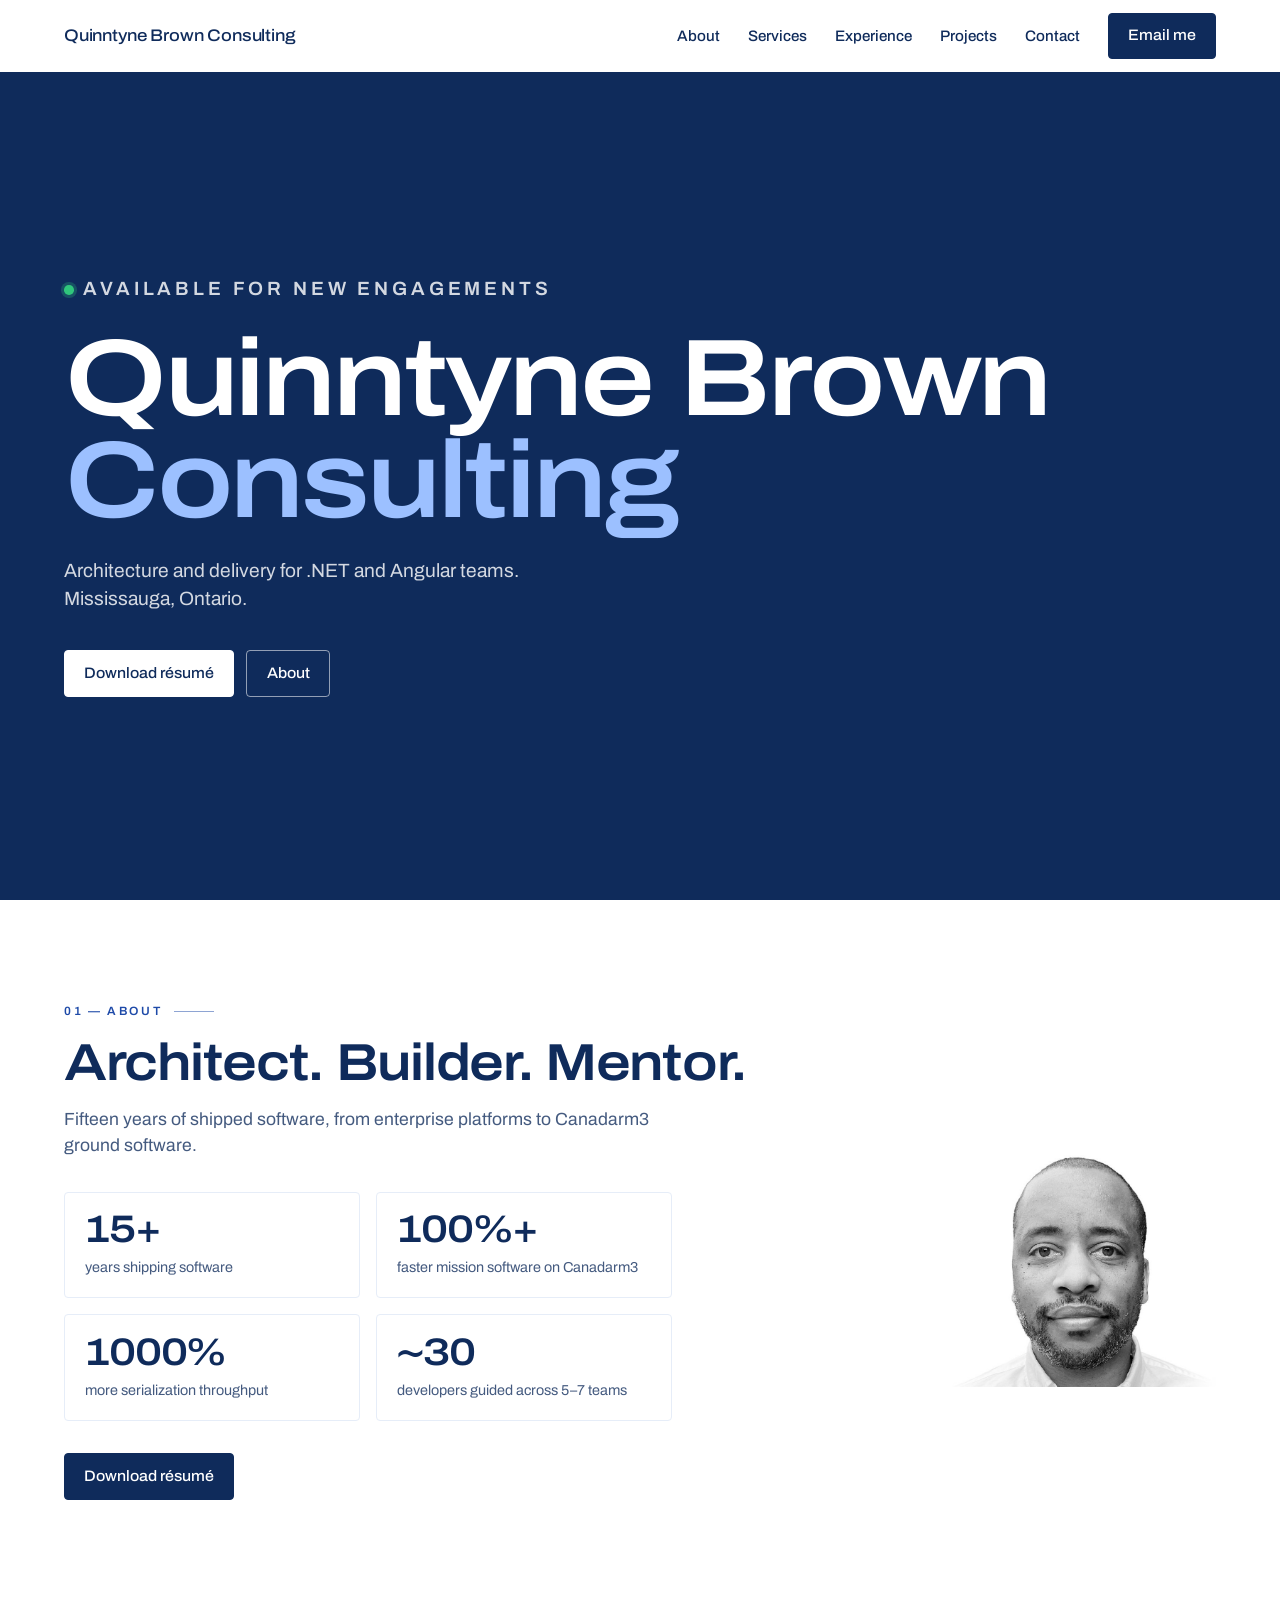
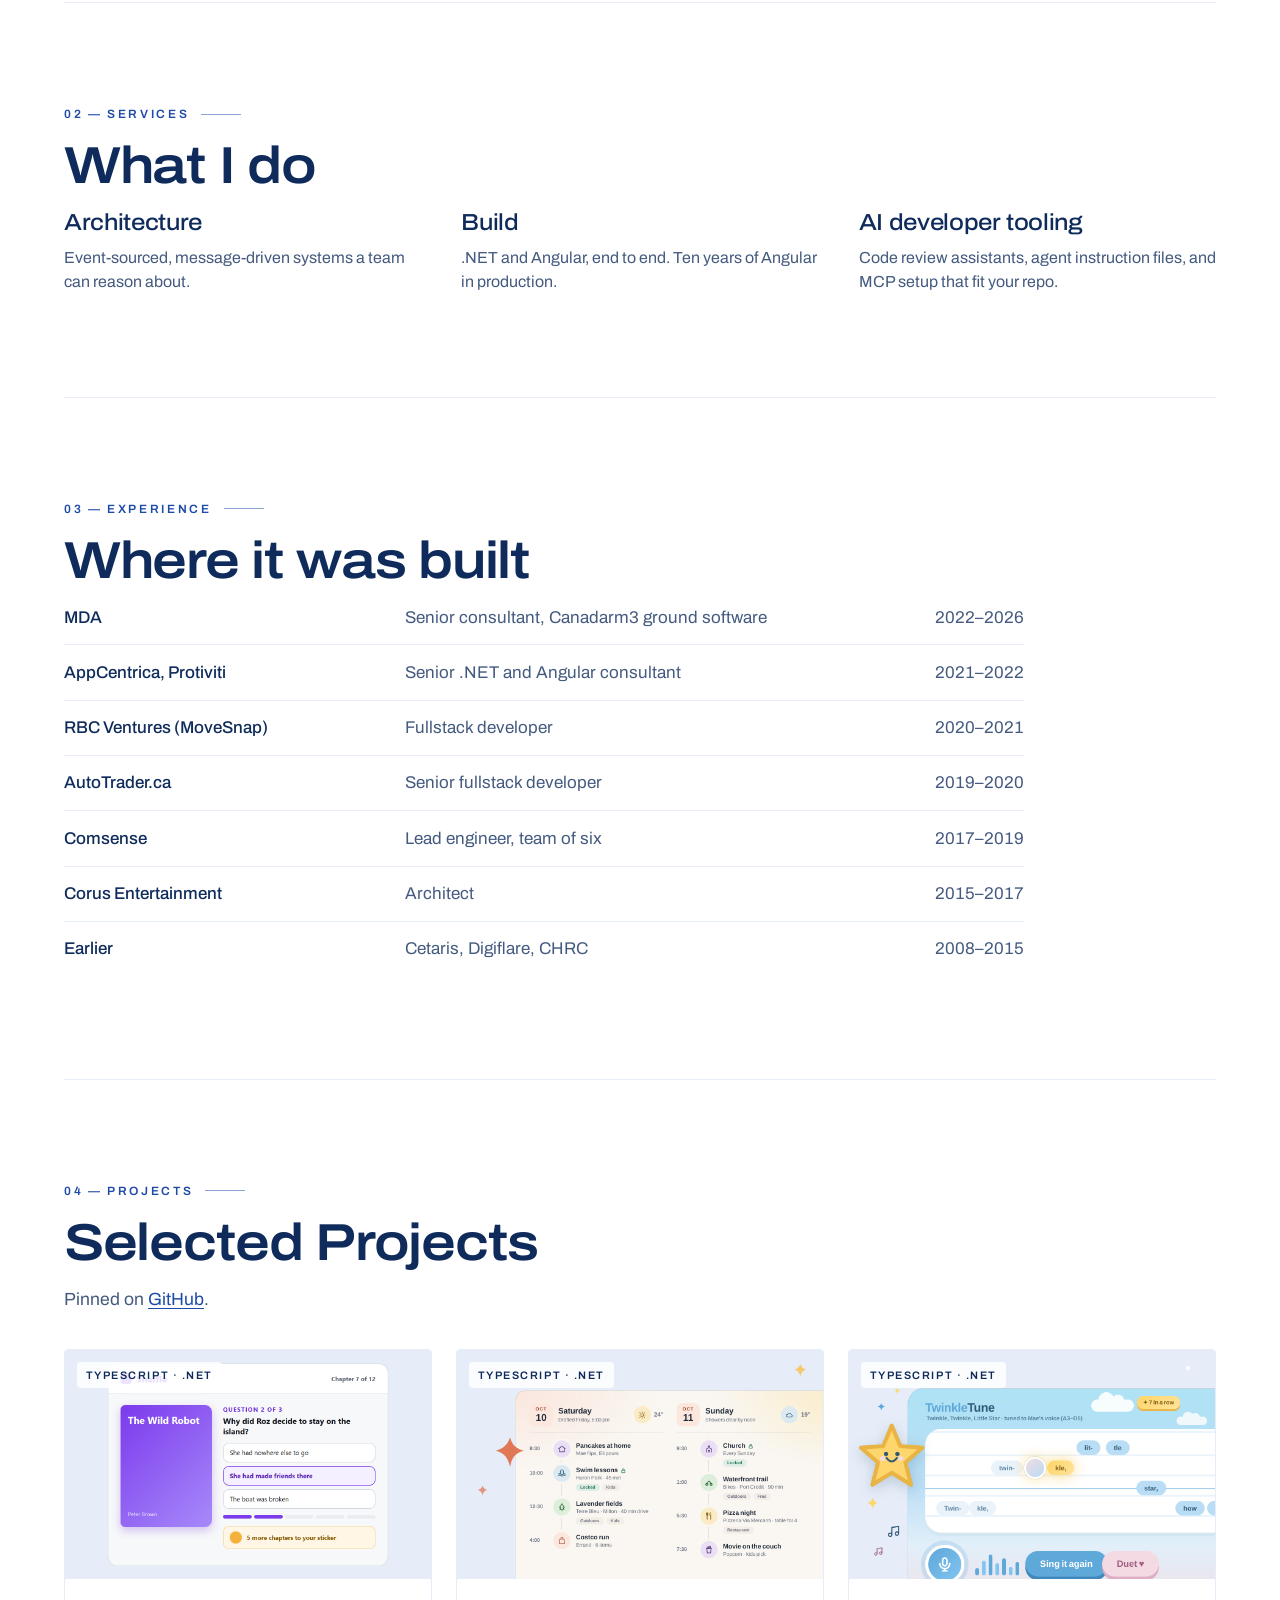
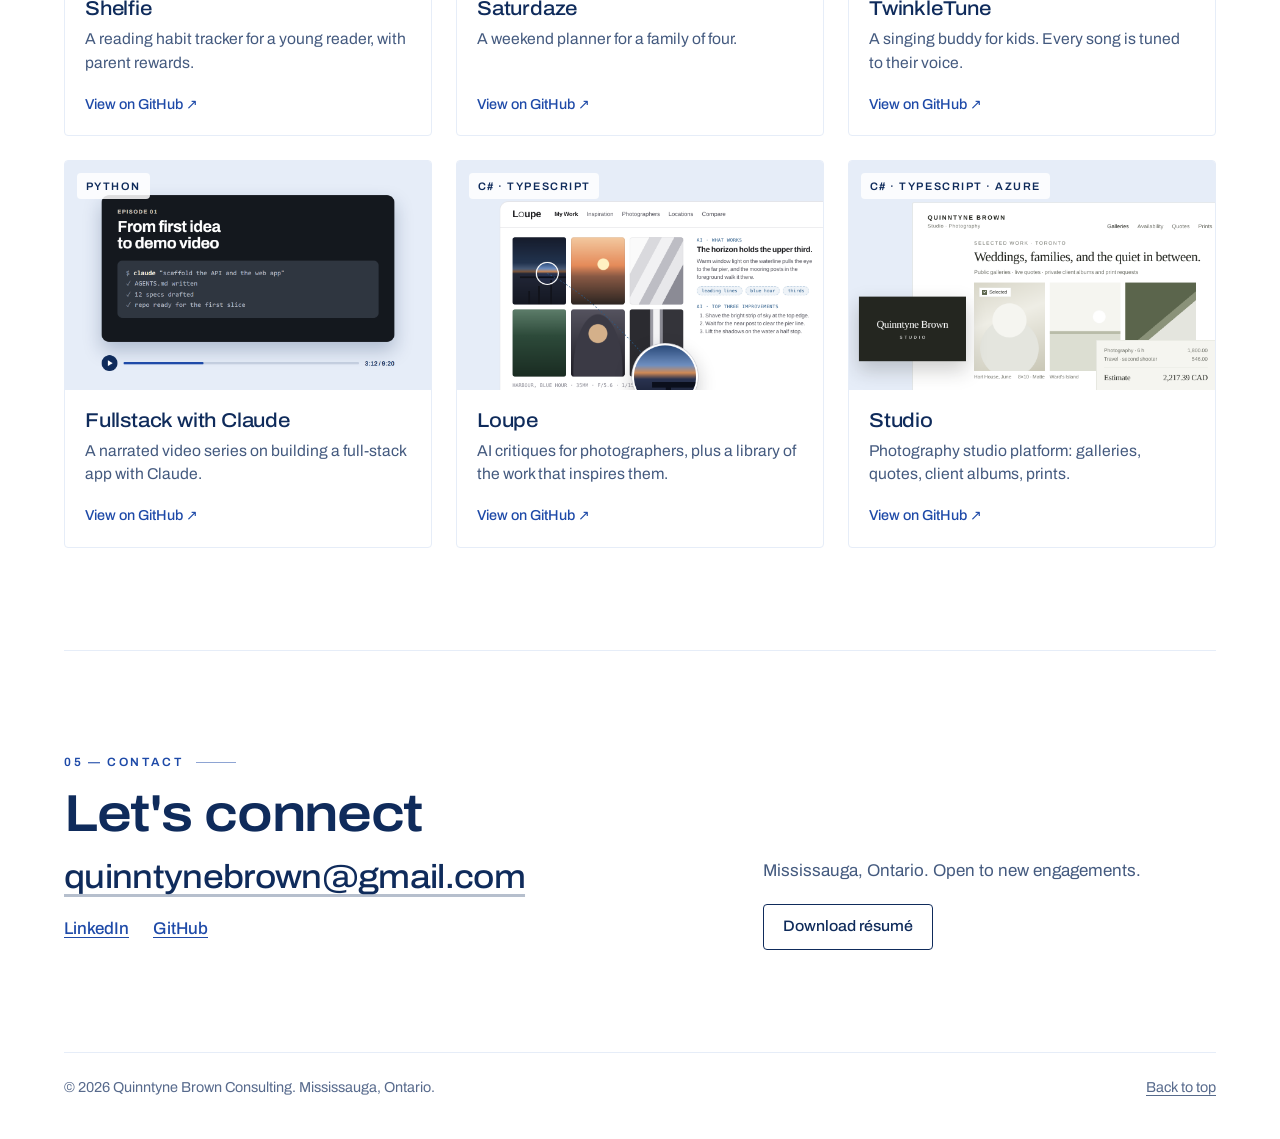
<file: site/index.html>
<!DOCTYPE html>
<html lang="en">
<head>
  <meta charset="utf-8">
  <meta name="viewport" content="width=device-width, initial-scale=1">
  <meta name="description" content="Software architecture, .NET and Angular delivery, and AI developer tooling. Quinntyne Brown Consulting, Mississauga, Ontario.">
  <meta name="theme-color" content="#0f2b5b">
  <meta property="og:title" content="Quinntyne Brown Consulting">
  <meta property="og:description" content="Architecture and delivery for .NET and Angular teams.">
  <meta property="og:type" content="website">
  <meta property="og:url" content="https://quinntynebrown.com/">
  <meta property="og:image" content="https://quinntynebrown.com/portrait.jpg">
  <link rel="canonical" href="https://quinntynebrown.com/">
  <title>Quinntyne Brown Consulting</title>

  <link rel="preconnect" href="https://fonts.googleapis.com">
  <link rel="preconnect" href="https://fonts.gstatic.com" crossorigin>
  <link rel="stylesheet" href="https://fonts.googleapis.com/css2?family=Archivo:ital,wdth,wght@0,62..125,100..900;1,62..125,100..900&display=swap">

  <style>
    :root {
      --ink: #0f2b5b;
      --link: #1e4aa8;
      --accent: #9cc0ff;
      --tint: #e6edf8;
      --paper: #ffffff;
      --live: #30c67c;
      --muted: rgba(15, 43, 91, 0.78);
      --page: min(72rem, 100% - 2rem);
      color-scheme: light;
    }

    *, *::before, *::after { box-sizing: border-box; }

    html {
      scroll-behavior: smooth;
      background: var(--paper);
    }

    body {
      margin: 0;
      color: var(--ink);
      background: var(--paper);
      font-family: Archivo, "Segoe UI", Arial, sans-serif;
      font-size: 1.0625rem;
      line-height: 1.5;
      -webkit-font-smoothing: antialiased;
    }

    a { color: var(--link); text-underline-offset: 0.18em; }
    img { display: block; max-width: 100%; }
    h1, h2, h3, p, ul, ol { margin: 0; }
    ul, ol { padding: 0; list-style: none; }

    :focus-visible {
      outline: 3px solid var(--ink);
      outline-offset: 3px;
    }

    .hero :focus-visible { outline-color: var(--paper); }

    ::selection {
      color: var(--paper);
      background: var(--link);
    }

    .skip-link {
      position: fixed;
      top: 0.75rem;
      left: 0.75rem;
      z-index: 100;
      padding: 0.65rem 1rem;
      background: var(--ink);
      color: var(--paper);
      border-radius: 4px;
      transform: translateY(-180%);
    }

    .skip-link:focus { transform: translateY(0); }

    .shell {
      width: var(--page);
      margin-inline: auto;
    }

    /* Buttons */
    .btn {
      display: inline-flex;
      align-items: center;
      min-height: 2.9rem;
      padding: 0.7rem 1.2rem;
      border: 1px solid transparent;
      border-radius: 4px;
      font-size: 0.95rem;
      font-weight: 500;
      font-stretch: 105%;
      line-height: 1;
      white-space: nowrap;
      text-decoration: none;
      transition: background 160ms ease, color 160ms ease, border-color 160ms ease;
    }

    .btn-ink { color: var(--paper); background: var(--ink); border-color: var(--ink); }
    .btn-ink:hover { background: var(--link); border-color: var(--link); }

    .btn-light { color: var(--ink); background: var(--paper); border-color: var(--paper); }
    .btn-light:hover { background: var(--tint); border-color: var(--tint); }

    .btn-ghost { color: var(--paper); background: transparent; border-color: rgba(255, 255, 255, 0.55); }
    .btn-ghost:hover { border-color: var(--paper); }

    .btn-outline { color: var(--ink); background: transparent; border-color: var(--ink); }
    .btn-outline:hover { background: var(--tint); }

    /* Nav */
    .nav {
      min-height: 4.5rem;
      display: flex;
      align-items: center;
      justify-content: space-between;
      gap: 1rem;
    }

    .wordmark {
      color: var(--ink);
      font-size: 1.05rem;
      font-weight: 500;
      font-stretch: 110%;
      letter-spacing: -0.01em;
      text-decoration: none;
    }

    .nav-links {
      display: flex;
      align-items: center;
      gap: 1.75rem;
    }

    .nav-links a:not(.btn) {
      color: var(--ink);
      font-size: 0.95rem;
      font-weight: 500;
      text-decoration-color: transparent;
      transition: text-decoration-color 160ms ease;
    }

    .nav-links a:not(.btn):hover { text-decoration-color: currentColor; }

    /* Hero: the business name is the one big element on the page */
    .hero {
      min-height: calc(100svh - 4.5rem);
      display: flex;
      align-items: center;
      padding: clamp(3.5rem, 8vw, 6rem) 0;
      color: var(--paper);
      background: var(--ink);
    }

    .status {
      display: inline-flex;
      align-items: center;
      gap: 0.6rem;
      font-size: 0.8rem;
      font-weight: 600;
      letter-spacing: 0.2em;
      text-transform: uppercase;
    }

    .status::before {
      content: "";
      width: 0.6rem;
      height: 0.6rem;
      flex: 0 0 auto;
      background: var(--live);
      border-radius: 50%;
      box-shadow: 0 0 0 3px rgba(48, 198, 124, 0.25);
    }

    .hero h1 {
      margin: 1.5rem 0;
      font-size: clamp(3rem, 8.5vw, 7rem);
      font-weight: 600;
      font-stretch: 118%;
      letter-spacing: -0.03em;
      line-height: 0.94;
    }

    .hero h1 span { color: var(--accent); }

    .hero p {
      max-width: 36rem;
      color: rgba(255, 255, 255, 0.82);
      font-size: clamp(1.05rem, 1.5vw, 1.25rem);
      text-wrap: pretty;
    }

    .hero-actions {
      display: flex;
      flex-wrap: wrap;
      gap: 0.75rem;
      margin-top: 2.25rem;
    }

    /* Numbered sections */
    .section { padding: clamp(3.5rem, 8vw, 6.5rem) 0; }
    .section + .section { border-top: 1px solid var(--tint); }

    .label {
      display: flex;
      align-items: center;
      gap: 0.75rem;
      margin-bottom: 1rem;
      color: var(--link);
      font-size: 0.75rem;
      font-weight: 600;
      letter-spacing: 0.22em;
      text-transform: uppercase;
    }

    .label::after {
      content: "";
      width: 2.5rem;
      height: 1px;
      background: currentColor;
      opacity: 0.5;
    }

    .section h2 {
      margin-bottom: 1rem;
      font-size: clamp(2rem, 4.5vw, 3.25rem);
      font-weight: 600;
      font-stretch: 115%;
      letter-spacing: -0.025em;
      line-height: 1.05;
      text-wrap: balance;
    }

    .sub {
      max-width: 40rem;
      margin-bottom: 2.25rem;
      color: var(--muted);
      font-size: 1.1rem;
      text-wrap: pretty;
    }

    /* About */
    .about {
      display: grid;
      grid-template-columns: minmax(0, 1fr) 17.5rem;
      gap: 3rem 5rem;
      align-items: start;
    }

    .about .sub { margin-bottom: 0; }

    .stats {
      display: grid;
      grid-template-columns: repeat(2, minmax(0, 1fr));
      gap: 1rem;
      max-width: 38rem;
      margin: 2rem 0;
    }

    .stats li {
      padding: 1.1rem 1.25rem;
      border: 1px solid var(--tint);
      border-radius: 4px;
    }

    .stats strong {
      display: block;
      margin-bottom: 0.35rem;
      font-size: clamp(1.9rem, 3vw, 2.6rem);
      font-weight: 600;
      font-stretch: 118%;
      letter-spacing: -0.03em;
      line-height: 1;
    }

    .stats span {
      color: var(--muted);
      font-size: 0.9rem;
    }

    .about img {
      width: 100%;
      height: auto;
      aspect-ratio: 1;
      object-fit: cover;
      border-radius: 4px;
      background: var(--tint);
    }

    /* Services */
    .services {
      display: grid;
      grid-template-columns: repeat(3, minmax(0, 1fr));
      gap: 2rem 2.5rem;
    }

    .services h3 {
      margin-bottom: 0.6rem;
      font-size: 1.45rem;
      font-weight: 500;
      font-stretch: 110%;
      letter-spacing: -0.015em;
      line-height: 1.15;
    }

    .services p {
      color: var(--muted);
      font-size: 1rem;
      text-wrap: pretty;
    }

    /* Experience */
    .work { max-width: 60rem; }

    .work li {
      display: grid;
      grid-template-columns: minmax(0, 1fr) minmax(0, 1.6fr) auto;
      gap: 0.25rem 1.5rem;
      align-items: baseline;
      padding: 0.9rem 0;
      border-top: 1px solid var(--tint);
    }

    .work li:first-child { border-top: 0; padding-top: 0; }

    .work .org { font-weight: 500; }
    .work .role { color: var(--muted); }
    .work .years {
      color: var(--muted);
      font-variant-numeric: tabular-nums;
      white-space: nowrap;
    }

    /* Selected Projects: one card per pinned GitHub repo, in pinned order */
    .projects {
      display: grid;
      grid-template-columns: repeat(3, minmax(0, 1fr));
      gap: 1.5rem;
    }

    .projects li { display: flex; }

    .card {
      display: flex;
      flex: 1;
      flex-direction: column;
      overflow: hidden;
      color: inherit;
      border: 1px solid var(--tint);
      border-radius: 4px;
      text-decoration: none;
      transition: border-color 160ms ease;
    }

    .card:hover { border-color: var(--link); }

    .cover {
      position: relative;
      display: block;
      aspect-ratio: 16 / 10;
      overflow: hidden;
      background: var(--tint);
    }

    .cover img {
      width: 100%;
      height: 100%;
      object-fit: cover;
      transition: transform 400ms ease;
    }

    .card:hover .cover img { transform: scale(1.03); }

    .cover .lang {
      position: absolute;
      top: 0.75rem;
      left: 0.75rem;
      padding: 0.3rem 0.55rem;
      color: var(--ink);
      background: rgba(255, 255, 255, 0.86);
      border-radius: 4px;
      font-size: 0.68rem;
      font-weight: 600;
      letter-spacing: 0.14em;
      text-transform: uppercase;
    }

    .card-body {
      display: flex;
      flex: 1;
      flex-direction: column;
      gap: 0.45rem;
      padding: 1.1rem 1.25rem 1.25rem;
    }

    .card h3 {
      font-size: 1.25rem;
      font-weight: 500;
      font-stretch: 110%;
      letter-spacing: -0.01em;
      line-height: 1.2;
    }

    .card p {
      color: var(--muted);
      font-size: 0.98rem;
      text-wrap: pretty;
    }

    .card .more {
      margin-top: auto;
      padding-top: 0.75rem;
      color: var(--link);
      font-size: 0.9rem;
      font-weight: 500;
    }

    /* Contact */
    .contact {
      display: grid;
      grid-template-columns: minmax(0, 1.4fr) minmax(0, 1fr);
      gap: 2rem 4rem;
      align-items: start;
    }

    .contact .email {
      display: inline-block;
      color: var(--ink);
      font-size: clamp(1.35rem, 2.6vw, 2.1rem);
      font-weight: 500;
      font-stretch: 110%;
      letter-spacing: -0.02em;
      line-height: 1.15;
      overflow-wrap: anywhere;
      text-decoration-color: rgba(15, 43, 91, 0.3);
    }

    .contact .email:hover { text-decoration-color: currentColor; }

    .contact-links {
      display: flex;
      flex-wrap: wrap;
      gap: 0.5rem 1.5rem;
      margin-top: 1.25rem;
      font-weight: 500;
    }

    .contact-aside p {
      margin-bottom: 1.25rem;
      color: var(--muted);
    }

    /* Footer */
    footer {
      padding: 1.5rem 0 2.5rem;
      border-top: 1px solid var(--tint);
    }

    .footer-row {
      display: flex;
      flex-wrap: wrap;
      justify-content: space-between;
      gap: 0.5rem 1.5rem;
      color: rgba(15, 43, 91, 0.7);
      font-size: 0.9rem;
    }

    .footer-row a { color: inherit; }

    @media (max-width: 900px) {
      .about { grid-template-columns: 1fr; }
      .about img { max-width: 16rem; }
      .services, .projects { grid-template-columns: repeat(2, minmax(0, 1fr)); }
      .contact { grid-template-columns: 1fr; gap: 2rem; }
    }

    @media (max-width: 700px) {
      .nav { min-height: 4rem; }
      .nav-links .anchor { display: none; }

      .hero { min-height: 0; padding-top: 3.5rem; }
      .hero h1 { font-size: clamp(2.6rem, 13vw, 4.25rem); }

      .services, .projects { grid-template-columns: 1fr; }

      .work li { grid-template-columns: minmax(0, 1fr) auto; }
      .work .org { grid-row: 1; grid-column: 1; }
      .work .years { grid-row: 1; grid-column: 2; }
      .work .role { grid-row: 2; grid-column: 1 / -1; }
    }

    @media (prefers-reduced-motion: reduce) {
      html { scroll-behavior: auto; }
      *, *::before, *::after { transition-duration: 0.01ms !important; }
    }
  </style>
</head>

<body id="top">
  <a class="skip-link" href="#main">Skip to content</a>

  <header class="shell nav">
    <a class="wordmark" href="#top">Quinntyne Brown Consulting</a>
    <nav aria-label="Sections">
      <ul class="nav-links">
        <li class="anchor"><a href="#about">About</a></li>
        <li class="anchor"><a href="#services">Services</a></li>
        <li class="anchor"><a href="#experience">Experience</a></li>
        <li class="anchor"><a href="#projects">Projects</a></li>
        <li class="anchor"><a href="#contact">Contact</a></li>
        <li><a class="btn btn-ink" href="mailto:quinntynebrown@gmail.com">Email me</a></li>
      </ul>
    </nav>
  </header>

  <main id="main">
    <section class="hero" aria-labelledby="hero-title">
      <div class="shell">
        <p class="status">Available for new engagements</p>
        <h1 id="hero-title">Quinntyne Brown<br><span>Consulting</span></h1>
        <p>Architecture and delivery for .NET and Angular teams. Mississauga, Ontario.</p>
        <div class="hero-actions">
          <a class="btn btn-light" href="Quinntyne-Brown-Resume.pdf" download>Download résumé</a>
          <a class="btn btn-ghost" href="#about">About</a>
        </div>
      </div>
    </section>

    <div class="shell">
      <section class="section" id="about" aria-labelledby="about-title">
        <p class="label">01 — About</p>
        <h2 id="about-title">Architect. Builder. Mentor.</h2>
        <div class="about">
          <div>
            <p class="sub">Fifteen years of shipped software, from enterprise platforms to Canadarm3 ground software.</p>
            <ul class="stats">
              <li><strong>15+</strong><span>years shipping software</span></li>
              <li><strong>100%+</strong><span>faster mission software on Canadarm3</span></li>
              <li><strong>1000%</strong><span>more serialization throughput</span></li>
              <li><strong>~30</strong><span>developers guided across 5–7 teams</span></li>
            </ul>
            <a class="btn btn-ink" href="Quinntyne-Brown-Resume.pdf" download>Download résumé</a>
          </div>
          <img src="portrait.jpg" alt="Quinntyne Brown" width="787" height="787">
        </div>
      </section>

      <section class="section" id="services" aria-labelledby="services-title">
        <p class="label">02 — Services</p>
        <h2 id="services-title">What I do</h2>
        <div class="services">
          <div>
            <h3>Architecture</h3>
            <p>Event-sourced, message-driven systems a team can reason about.</p>
          </div>
          <div>
            <h3>Build</h3>
            <p>.NET and Angular, end to end. Ten years of Angular in production.</p>
          </div>
          <div>
            <h3>AI developer tooling</h3>
            <p>Code review assistants, agent instruction files, and MCP setup that fit your repo.</p>
          </div>
        </div>
      </section>

      <section class="section" id="experience" aria-labelledby="experience-title">
        <p class="label">03 — Experience</p>
        <h2 id="experience-title">Where it was built</h2>
        <ol class="work">
          <li><span class="org">MDA</span><span class="role">Senior consultant, Canadarm3 ground software</span><span class="years">2022–2026</span></li>
          <li><span class="org">AppCentrica, Protiviti</span><span class="role">Senior .NET and Angular consultant</span><span class="years">2021–2022</span></li>
          <li><span class="org">RBC Ventures (MoveSnap)</span><span class="role">Fullstack developer</span><span class="years">2020–2021</span></li>
          <li><span class="org">AutoTrader.ca</span><span class="role">Senior fullstack developer</span><span class="years">2019–2020</span></li>
          <li><span class="org">Comsense</span><span class="role">Lead engineer, team of six</span><span class="years">2017–2019</span></li>
          <li><span class="org">Corus Entertainment</span><span class="role">Architect</span><span class="years">2015–2017</span></li>
          <li><span class="org">Earlier</span><span class="role">Cetaris, Digiflare, CHRC</span><span class="years">2008–2015</span></li>
        </ol>
      </section>

      <section class="section" id="projects" aria-labelledby="projects-title">
        <p class="label">04 — Projects</p>
        <h2 id="projects-title">Selected Projects</h2>
        <p class="sub">Pinned on <a href="https://github.com/QuinntyneBrown">GitHub</a>.</p>
        <ul class="projects">
          <li>
            <a class="card" href="https://github.com/QuinntyneBrown/shelfie">
              <span class="cover" aria-hidden="true"><img src="covers/shelfie.webp" alt="" width="1200" height="750" loading="lazy" decoding="async"><span class="lang">TypeScript · .NET</span></span>
              <span class="card-body">
                <h3>Shelfie</h3>
                <p>A reading habit tracker for a young reader, with parent rewards.</p>
                <span class="more">View on GitHub ↗</span>
              </span>
            </a>
          </li>
          <li>
            <a class="card" href="https://github.com/QuinntyneBrown/saturdaze">
              <span class="cover" aria-hidden="true"><img src="covers/saturdaze.webp" alt="" width="1200" height="750" loading="lazy" decoding="async"><span class="lang">TypeScript · .NET</span></span>
              <span class="card-body">
                <h3>Saturdaze</h3>
                <p>A weekend planner for a family of four.</p>
                <span class="more">View on GitHub ↗</span>
              </span>
            </a>
          </li>
          <li>
            <a class="card" href="https://github.com/QuinntyneBrown/TwinkleTune">
              <span class="cover" aria-hidden="true"><img src="covers/twinkletune.webp" alt="" width="1200" height="750" loading="lazy" decoding="async"><span class="lang">TypeScript · .NET</span></span>
              <span class="card-body">
                <h3>TwinkleTune</h3>
                <p>A singing buddy for kids. Every song is tuned to their voice.</p>
                <span class="more">View on GitHub ↗</span>
              </span>
            </a>
          </li>
          <li>
            <a class="card" href="https://github.com/QuinntyneBrown/fullstack-with-claude">
              <span class="cover" aria-hidden="true"><img src="covers/fullstack-with-claude.webp" alt="" width="1200" height="750" loading="lazy" decoding="async"><span class="lang">Python</span></span>
              <span class="card-body">
                <h3>Fullstack with Claude</h3>
                <p>A narrated video series on building a full-stack app with Claude.</p>
                <span class="more">View on GitHub ↗</span>
              </span>
            </a>
          </li>
          <li>
            <a class="card" href="https://github.com/QuinntyneBrown/loupe">
              <span class="cover" aria-hidden="true"><img src="covers/loupe.webp" alt="" width="1200" height="750" loading="lazy" decoding="async"><span class="lang">C# · TypeScript</span></span>
              <span class="card-body">
                <h3>Loupe</h3>
                <p>AI critiques for photographers, plus a library of the work that inspires them.</p>
                <span class="more">View on GitHub ↗</span>
              </span>
            </a>
          </li>
          <li>
            <a class="card" href="https://github.com/QuinntyneBrown/quinntyne-brown-studio">
              <span class="cover" aria-hidden="true"><img src="covers/studio.webp" alt="" width="1200" height="750" loading="lazy" decoding="async"><span class="lang">C# · TypeScript · Azure</span></span>
              <span class="card-body">
                <h3>Studio</h3>
                <p>Photography studio platform: galleries, quotes, client albums, prints.</p>
                <span class="more">View on GitHub ↗</span>
              </span>
            </a>
          </li>
        </ul>
      </section>

      <section class="section" id="contact" aria-labelledby="contact-title">
        <p class="label">05 — Contact</p>
        <h2 id="contact-title">Let's connect</h2>
        <div class="contact">
          <div>
            <a class="email" href="mailto:quinntynebrown@gmail.com">quinntynebrown@gmail.com</a>
            <div class="contact-links">
              <a href="https://www.linkedin.com/in/quinntynebrown/">LinkedIn</a>
              <a href="https://github.com/QuinntyneBrown">GitHub</a>
            </div>
          </div>
          <div class="contact-aside">
            <p>Mississauga, Ontario. Open to new engagements.</p>
            <a class="btn btn-outline" href="Quinntyne-Brown-Resume.pdf" download>Download résumé</a>
          </div>
        </div>
      </section>

      <footer>
        <div class="footer-row">
          <span>© <span id="year">2026</span> Quinntyne Brown Consulting. Mississauga, Ontario.</span>
          <a href="#top">Back to top</a>
        </div>
      </footer>
    </div>
  </main>

  <script>
    document.getElementById("year").textContent = new Date().getFullYear();
  </script>
</body>
</html>
</file>
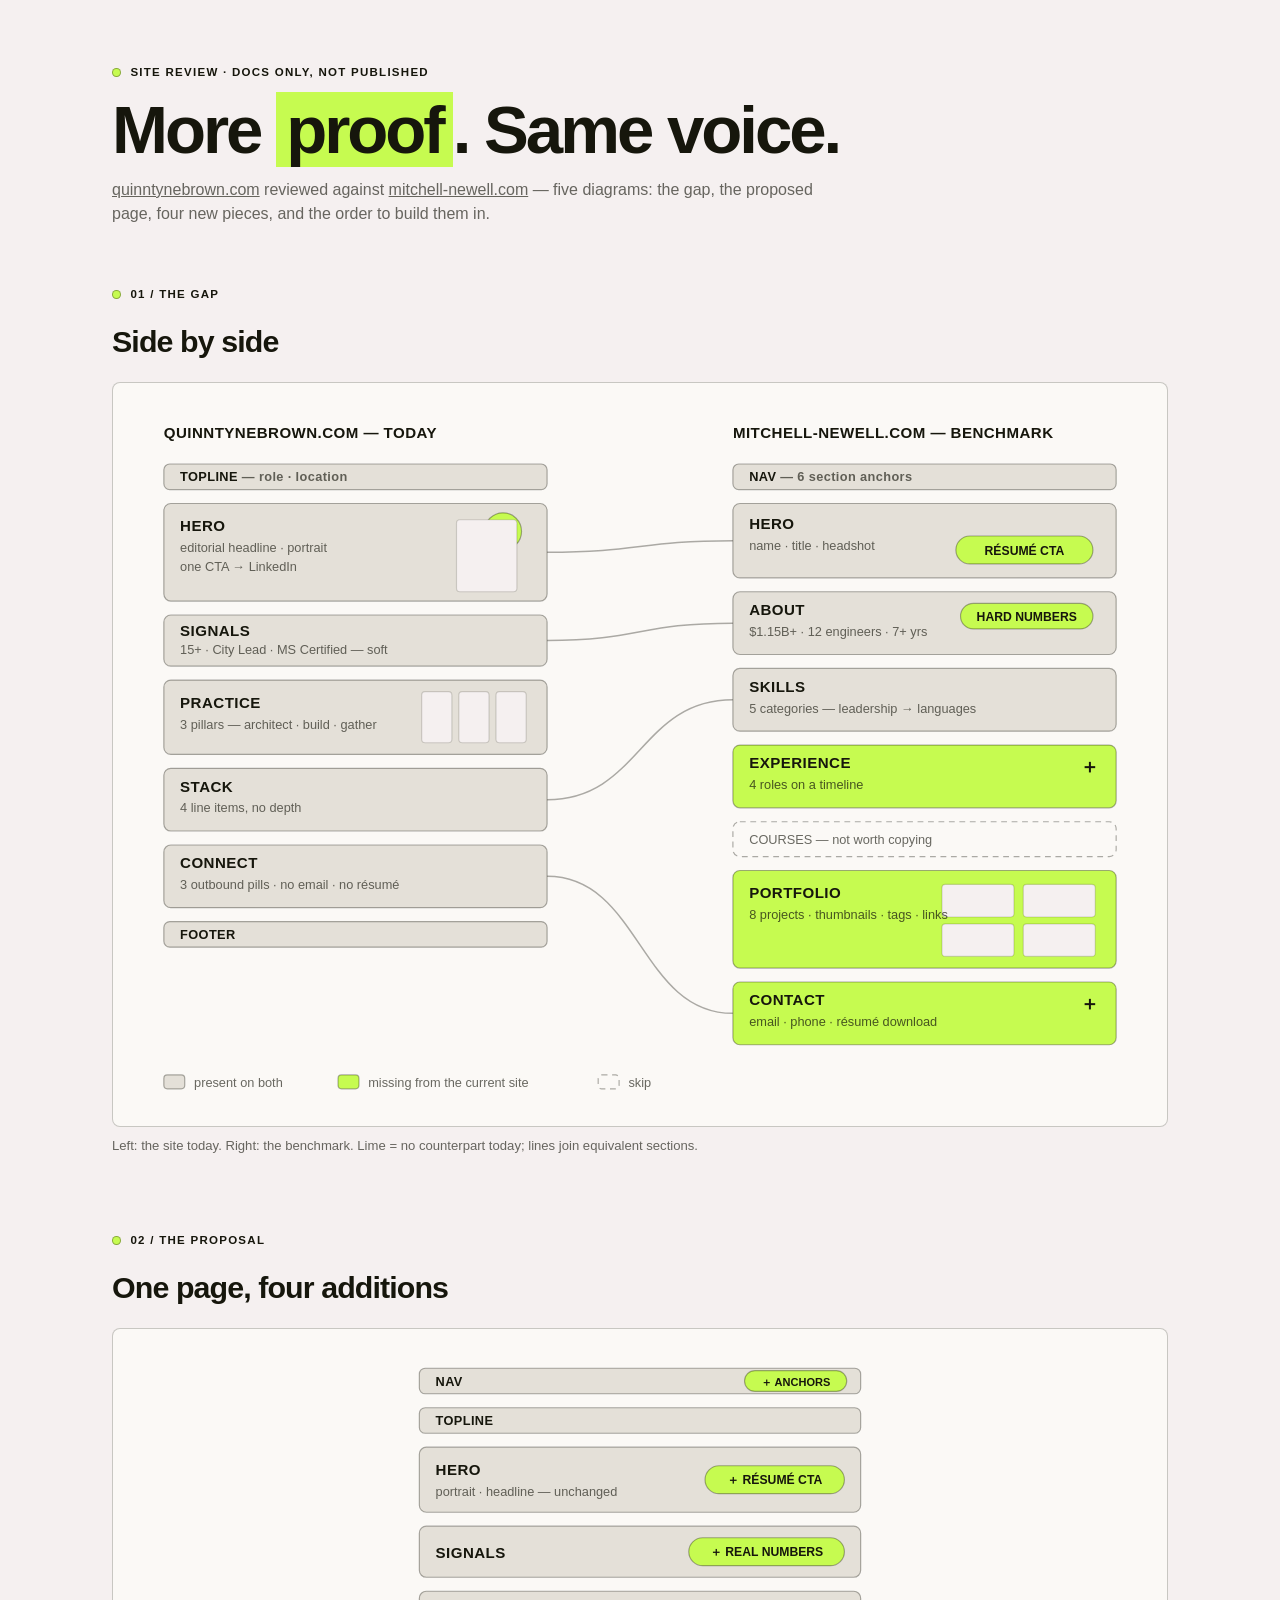
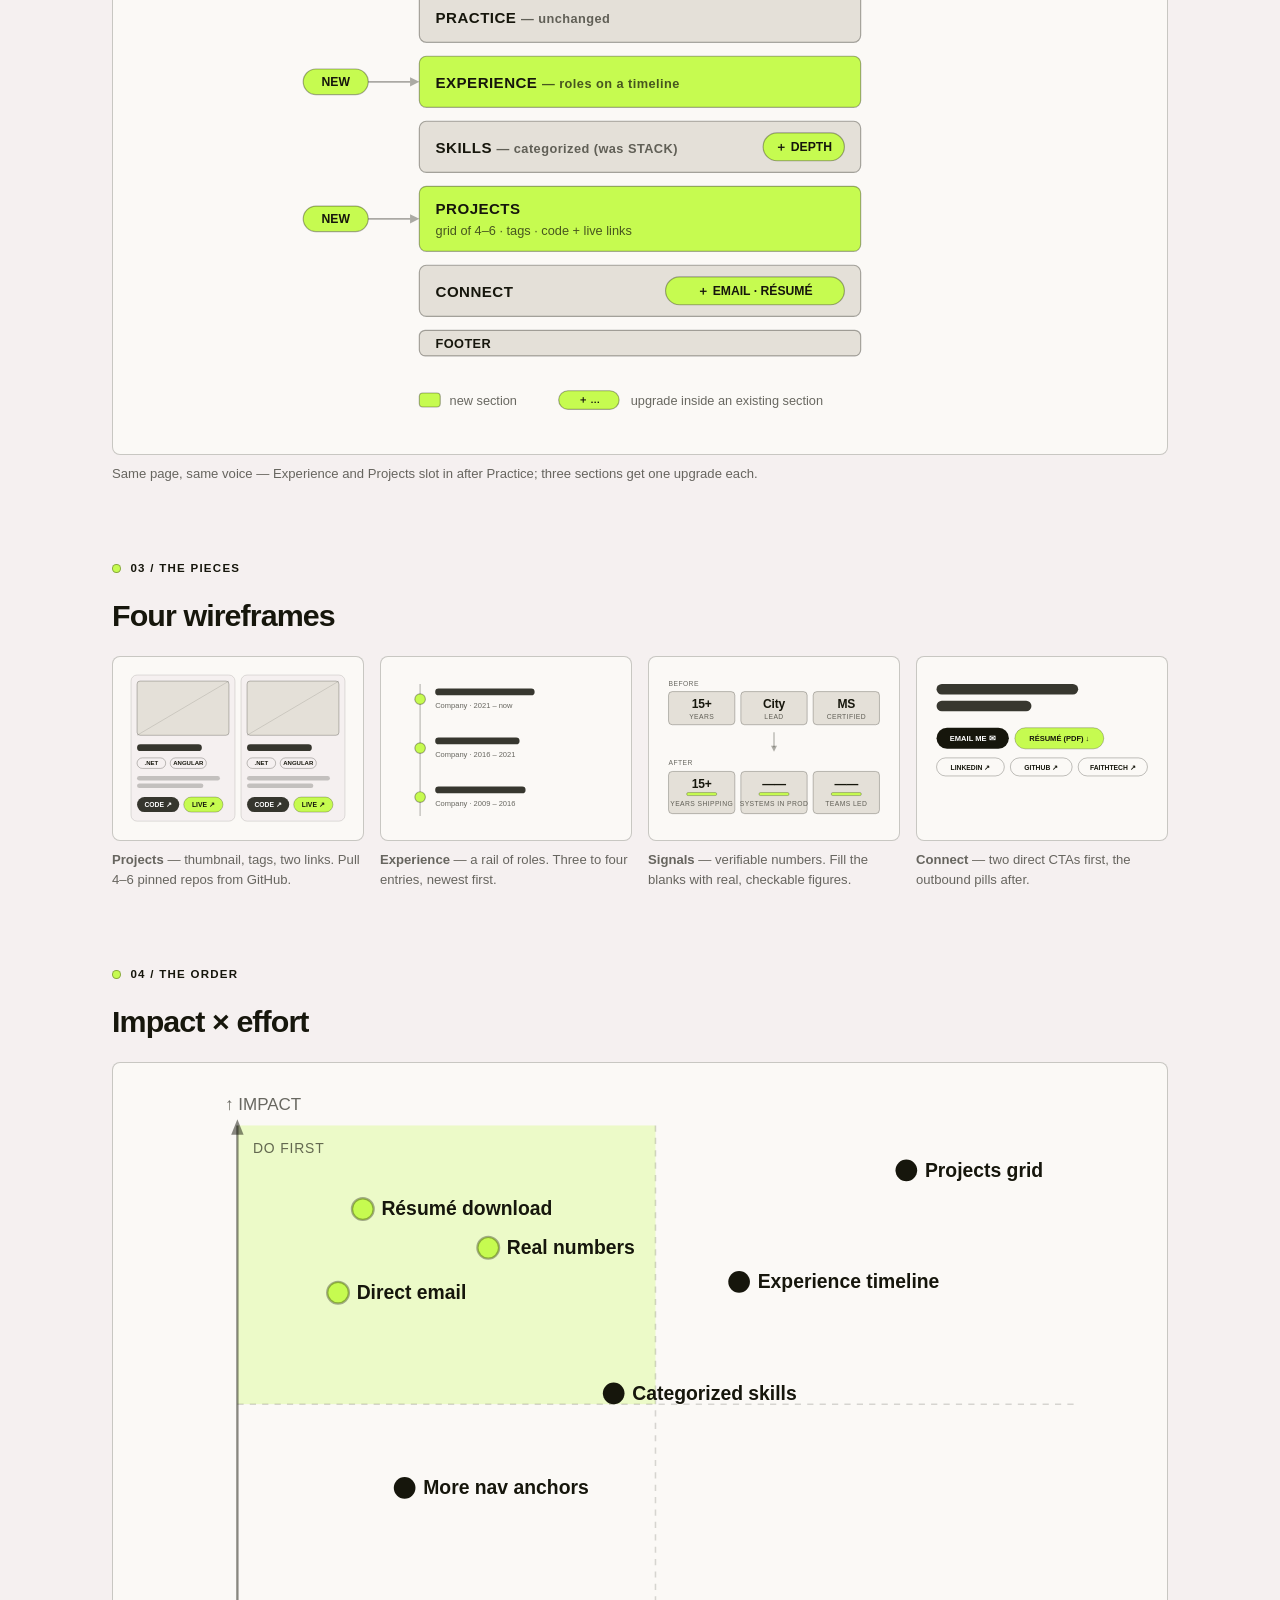
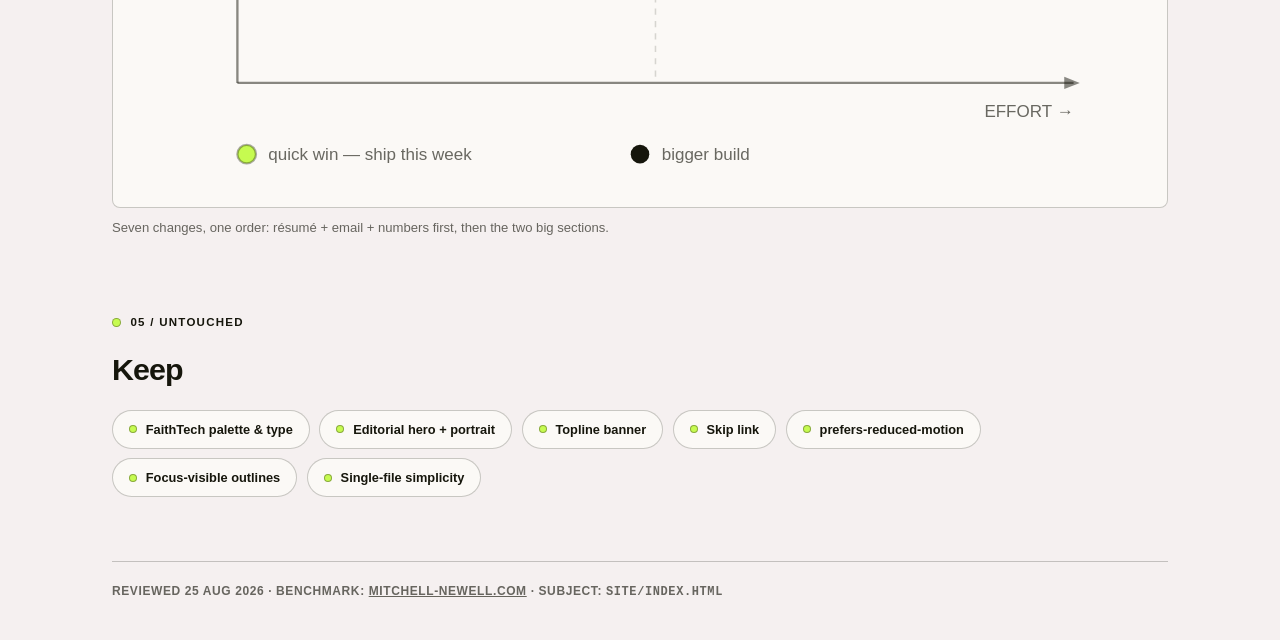
<file: docs/improvements.html>
<!DOCTYPE html>
<html lang="en">
<head>
  <meta charset="utf-8">
  <meta name="viewport" content="width=device-width, initial-scale=1">
  <meta name="description" content="Visual gap analysis: quinntynebrown.com reviewed against mitchell-newell.com.">
  <title>Site review — what to add, what to keep</title>

  <style>
    :root {
      --ink: #16160c;
      --lime: #c6fb50;
      --paper: #f5f0f0;
      --warm: #e4e0d8;
      --card: #fbf9f6;
      --line: rgba(22, 22, 12, 0.22);
      --hair: rgba(22, 22, 12, 0.35);
      --faint: rgba(22, 22, 12, 0.16);
      --muted: rgba(22, 22, 12, 0.64);
    }

    * , *::before, *::after { box-sizing: border-box; }

    body {
      margin: 0;
      color: var(--ink);
      background: var(--paper);
      font-family: Inter, "Segoe UI", Arial, sans-serif;
      font-size: 1rem;
      line-height: 1.5;
      -webkit-font-smoothing: antialiased;
    }

    .shell {
      width: min(66rem, calc(100vw - 2.5rem));
      margin-inline: auto;
    }

    header.page { padding: 4rem 0 1rem; }

    .eyebrow {
      display: flex;
      align-items: center;
      gap: 0.6rem;
      margin: 0 0 1rem;
      font-size: 0.72rem;
      font-weight: 700;
      letter-spacing: 0.11em;
      text-transform: uppercase;
    }

    .eyebrow::before {
      content: "";
      width: 0.55rem;
      height: 0.55rem;
      flex: 0 0 auto;
      background: var(--lime);
      border: 1px solid var(--hair);
      border-radius: 50%;
    }

    h1 {
      margin: 0 0 0.9rem;
      font-size: clamp(2.4rem, 6vw, 4.2rem);
      font-weight: 700;
      letter-spacing: -0.045em;
      line-height: 0.98;
      text-wrap: balance;
    }

    h1 em { font-style: normal; background: var(--lime); padding-inline: 0.15em; }

    .premise { max-width: 44rem; margin: 0; color: var(--muted); font-size: 1rem; }
    .premise a { color: inherit; }

    section { padding: 2.75rem 0 0.5rem; }

    h2 {
      margin: 0.4rem 0 1.1rem;
      font-size: clamp(1.4rem, 2.6vw, 1.9rem);
      font-weight: 700;
      letter-spacing: -0.03em;
    }

    figure { margin: 0 0 1.5rem; }

    .fig {
      overflow-x: auto;
      padding: 1rem;
      background: var(--card);
      border: 1px solid var(--line);
      border-radius: 0.5rem;
    }

    figcaption { margin-top: 0.6rem; color: var(--muted); font-size: 0.82rem; }

    svg { display: block; width: 100%; height: auto; font-family: inherit; }

    /* shared SVG vocabulary */
    .blk   { fill: var(--warm); stroke: var(--hair); }
    .new   { fill: var(--lime); stroke: var(--hair); }
    .ghost { fill: none; stroke: var(--hair); stroke-dasharray: 5 4; }
    .inner { fill: var(--paper); stroke: var(--faint); }
    .bar   { fill: var(--ink); opacity: 0.85; }
    .greek { fill: var(--ink); opacity: 0.22; }
    .link  { fill: none; stroke: var(--hair); stroke-width: 1.3; }
    .grid  { stroke: var(--faint); stroke-dasharray: 4 4; }
    .axis  { stroke: rgba(22, 22, 12, 0.5); stroke-width: 1.5; }
    .rail  { stroke: var(--line); stroke-width: 2; }
    text   { fill: var(--ink); }
    .t   { font-size: 13px; font-weight: 700; letter-spacing: 0.03em; }
    .s   { font-size: 11px; fill: var(--muted); }
    .xs  { font-size: 9px; fill: var(--muted); letter-spacing: 0.06em; }
    .c   { font-size: 10.5px; font-weight: 700; text-anchor: middle; }
    .lab { font-size: 12.5px; font-weight: 600; }
    .num { font-size: 16px; font-weight: 700; text-anchor: middle; letter-spacing: -0.02em; }
    .inv { fill: #ffffff; }

    .wireframes {
      display: grid;
      grid-template-columns: repeat(auto-fit, minmax(15.5rem, 1fr));
      gap: 1rem;
    }
    .wireframes .fig { padding: 0.75rem; }
    .wireframes figcaption { min-height: 2.4em; }

    .keep {
      display: flex;
      flex-wrap: wrap;
      gap: 0.6rem;
      margin: 0;
      padding: 0;
      list-style: none;
    }

    .keep li {
      display: inline-flex;
      align-items: center;
      gap: 0.55rem;
      padding: 0.55rem 1rem;
      border: 1px solid var(--line);
      border-radius: 100vw;
      background: var(--card);
      font-size: 0.8rem;
      font-weight: 600;
    }

    .keep li::before {
      content: "";
      width: 0.5rem;
      height: 0.5rem;
      background: var(--lime);
      border: 1px solid var(--hair);
      border-radius: 50%;
    }

    footer.page {
      margin-top: 3.5rem;
      padding: 1.25rem 0 2.5rem;
      border-top: 1px solid var(--line);
      color: var(--muted);
      font-size: 0.75rem;
      font-weight: 600;
      letter-spacing: 0.05em;
      text-transform: uppercase;
    }
    footer.page a { color: inherit; }
  </style>
</head>

<body>
  <div class="shell">

    <header class="page">
      <p class="eyebrow">Site review · docs only, not published</p>
      <h1>More <em>proof</em>. Same voice.</h1>
      <p class="premise"><a href="https://quinntynebrown.com/">quinntynebrown.com</a> reviewed against
        <a href="https://mitchell-newell.com/">mitchell-newell.com</a> — five diagrams: the gap, the proposed page,
        four new pieces, and the order to build them in.</p>
    </header>

    <section aria-labelledby="s1">
      <p class="eyebrow">01 / The gap</p>
      <h2 id="s1">Side by side</h2>
      <figure>
        <div class="fig">
          <svg viewBox="0 0 880 612" style="min-width:760px" role="img"
               aria-label="Two page anatomies side by side. The current site has hero, signals, practice, stack, and connect sections. The benchmark adds hard metrics, categorized skills, an experience timeline, a portfolio of projects, and direct contact with a resume download — the sections missing today are highlighted.">

            <text x="30" y="34" class="t">QUINNTYNEBROWN.COM — TODAY</text>
            <text x="520" y="34" class="t">MITCHELL-NEWELL.COM — BENCHMARK</text>

            <!-- matched-section connectors -->
            <path class="link" d="M360 132 C 440 132 440 122 520 122"/>
            <path class="link" d="M360 208 C 440 208 440 193 520 193"/>
            <path class="link" d="M360 345 C 440 345 440 259 520 259"/>
            <path class="link" d="M360 411 C 440 411 440 529 520 529"/>

            <!-- current site -->
            <rect class="blk" x="30" y="56" width="330" height="22" rx="5"/>
            <text x="44" y="71" class="t" style="font-size:11px">TOPLINE <tspan class="s">— role · location</tspan></text>

            <rect class="blk" x="30" y="90" width="330" height="84" rx="6"/>
            <circle cx="322" cy="114" r="16" fill="var(--lime)" stroke="var(--hair)"/>
            <rect class="inner" x="282" y="104" width="52" height="62" rx="3"/>
            <text x="44" y="114" class="t">HERO</text>
            <text x="44" y="132" class="s">editorial headline · portrait</text>
            <text x="44" y="148" class="s">one CTA → LinkedIn</text>

            <rect class="blk" x="30" y="186" width="330" height="44" rx="6"/>
            <text x="44" y="204" class="t">SIGNALS</text>
            <text x="44" y="220" class="s">15+ · City Lead · MS Certified — soft</text>

            <rect class="blk" x="30" y="242" width="330" height="64" rx="6"/>
            <rect class="inner" x="252" y="252" width="26" height="44" rx="3"/>
            <rect class="inner" x="284" y="252" width="26" height="44" rx="3"/>
            <rect class="inner" x="316" y="252" width="26" height="44" rx="3"/>
            <text x="44" y="266" class="t">PRACTICE</text>
            <text x="44" y="284" class="s">3 pillars — architect · build · gather</text>

            <rect class="blk" x="30" y="318" width="330" height="54" rx="6"/>
            <text x="44" y="338" class="t">STACK</text>
            <text x="44" y="356" class="s">4 line items, no depth</text>

            <rect class="blk" x="30" y="384" width="330" height="54" rx="6"/>
            <text x="44" y="404" class="t">CONNECT</text>
            <text x="44" y="422" class="s">3 outbound pills · no email · no résumé</text>

            <rect class="blk" x="30" y="450" width="330" height="22" rx="5"/>
            <text x="44" y="465" class="t" style="font-size:11px">FOOTER</text>

            <!-- benchmark -->
            <rect class="blk" x="520" y="56" width="330" height="22" rx="5"/>
            <text x="534" y="71" class="t" style="font-size:11px">NAV <tspan class="s">— 6 section anchors</tspan></text>

            <rect class="blk" x="520" y="90" width="330" height="64" rx="6"/>
            <text x="534" y="112" class="t">HERO</text>
            <text x="534" y="130" class="s">name · title · headshot</text>
            <rect class="new" x="712" y="118" width="118" height="24" rx="12"/>
            <text x="771" y="134" class="c">RÉSUMÉ CTA</text>

            <rect class="blk" x="520" y="166" width="330" height="54" rx="6"/>
            <text x="534" y="186" class="t">ABOUT</text>
            <text x="534" y="204" class="s">$1.15B+ · 12 engineers · 7+ yrs</text>
            <rect class="new" x="716" y="176" width="114" height="22" rx="11"/>
            <text x="773" y="191" class="c">HARD NUMBERS</text>

            <rect class="blk" x="520" y="232" width="330" height="54" rx="6"/>
            <text x="534" y="252" class="t">SKILLS</text>
            <text x="534" y="270" class="s">5 categories — leadership → languages</text>

            <rect class="new" x="520" y="298" width="330" height="54" rx="6"/>
            <text x="534" y="318" class="t">EXPERIENCE</text>
            <text x="534" y="336" class="s" style="fill:rgba(22,22,12,.72)">4 roles on a timeline</text>
            <text x="836" y="322" class="t" text-anchor="end" style="font-size:16px">＋</text>

            <rect class="ghost" x="520" y="364" width="330" height="30" rx="6"/>
            <text x="534" y="383" class="s">COURSES — not worth copying</text>

            <rect class="new" x="520" y="406" width="330" height="84" rx="6"/>
            <rect class="inner" x="700" y="418" width="62" height="28" rx="3"/>
            <rect class="inner" x="770" y="418" width="62" height="28" rx="3"/>
            <rect class="inner" x="700" y="452" width="62" height="28" rx="3"/>
            <rect class="inner" x="770" y="452" width="62" height="28" rx="3"/>
            <text x="534" y="430" class="t">PORTFOLIO</text>
            <text x="534" y="448" class="s" style="fill:rgba(22,22,12,.72)">8 projects · thumbnails · tags · links</text>

            <rect class="new" x="520" y="502" width="330" height="54" rx="6"/>
            <text x="534" y="522" class="t">CONTACT</text>
            <text x="534" y="540" class="s" style="fill:rgba(22,22,12,.72)">email · phone · résumé download</text>
            <text x="836" y="526" class="t" text-anchor="end" style="font-size:16px">＋</text>

            <!-- legend -->
            <rect class="blk" x="30" y="582" width="18" height="12" rx="3"/>
            <text x="56" y="592" class="s">present on both</text>
            <rect class="new" x="180" y="582" width="18" height="12" rx="3"/>
            <text x="206" y="592" class="s">missing from the current site</text>
            <rect class="ghost" x="404" y="582" width="18" height="12" rx="3"/>
            <text x="430" y="592" class="s">skip</text>
          </svg>
        </div>
        <figcaption>Left: the site today. Right: the benchmark. Lime = no counterpart today; lines join equivalent sections.</figcaption>
      </figure>
    </section>

    <section aria-labelledby="s2">
      <p class="eyebrow">02 / The proposal</p>
      <h2 id="s2">One page, four additions</h2>
      <figure>
        <div class="fig">
          <svg viewBox="0 0 880 596" style="min-width:720px" role="img"
               aria-label="The proposed page order: nav with more anchors, topline, hero with a resume CTA, signals with real numbers, practice, a new experience timeline, skills categorized, a new projects grid, connect with direct email, footer.">

            <rect class="blk" x="250" y="20" width="380" height="22" rx="5"/>
            <text x="264" y="35" class="t" style="font-size:11px">NAV</text>
            <rect class="new" x="530" y="22" width="88" height="18" rx="9"/>
            <text x="574" y="35" class="c" style="font-size:9.5px">＋ ANCHORS</text>

            <rect class="blk" x="250" y="54" width="380" height="22" rx="5"/>
            <text x="264" y="69" class="t" style="font-size:11px">TOPLINE</text>

            <rect class="blk" x="250" y="88" width="380" height="56" rx="6"/>
            <text x="264" y="112" class="t">HERO</text>
            <text x="264" y="130" class="s">portrait · headline — unchanged</text>
            <rect class="new" x="496" y="104" width="120" height="24" rx="12"/>
            <text x="556" y="120" class="c">＋ RÉSUMÉ CTA</text>

            <rect class="blk" x="250" y="156" width="380" height="44" rx="6"/>
            <text x="264" y="183" class="t">SIGNALS</text>
            <rect class="new" x="482" y="166" width="134" height="24" rx="12"/>
            <text x="549" y="182" class="c">＋ REAL NUMBERS</text>

            <rect class="blk" x="250" y="212" width="380" height="44" rx="6"/>
            <text x="264" y="239" class="t">PRACTICE <tspan class="s">— unchanged</tspan></text>

            <rect class="new" x="250" y="268" width="380" height="44" rx="6"/>
            <text x="264" y="295" class="t">EXPERIENCE <tspan class="s" style="fill:rgba(22,22,12,.72)">— roles on a timeline</tspan></text>
            <rect class="new" x="150" y="279" width="56" height="22" rx="11"/>
            <text x="178" y="294" class="c">NEW</text>
            <line x1="206" y1="290" x2="242" y2="290" stroke="var(--hair)" stroke-width="1.5"/>
            <polygon points="242,286 250,290 242,294" fill="var(--hair)"/>

            <rect class="blk" x="250" y="324" width="380" height="44" rx="6"/>
            <text x="264" y="351" class="t">SKILLS <tspan class="s">— categorized (was STACK)</tspan></text>
            <rect class="new" x="546" y="334" width="70" height="24" rx="12"/>
            <text x="581" y="350" class="c">＋ DEPTH</text>

            <rect class="new" x="250" y="380" width="380" height="56" rx="6"/>
            <text x="264" y="404" class="t">PROJECTS</text>
            <text x="264" y="422" class="s" style="fill:rgba(22,22,12,.72)">grid of 4–6 · tags · code + live links</text>
            <rect class="new" x="150" y="397" width="56" height="22" rx="11"/>
            <text x="178" y="412" class="c">NEW</text>
            <line x1="206" y1="408" x2="242" y2="408" stroke="var(--hair)" stroke-width="1.5"/>
            <polygon points="242,404 250,408 242,412" fill="var(--hair)"/>

            <rect class="blk" x="250" y="448" width="380" height="44" rx="6"/>
            <text x="264" y="475" class="t">CONNECT</text>
            <rect class="new" x="462" y="458" width="154" height="24" rx="12"/>
            <text x="539" y="474" class="c">＋ EMAIL · RÉSUMÉ</text>

            <rect class="blk" x="250" y="504" width="380" height="22" rx="5"/>
            <text x="264" y="519" class="t" style="font-size:11px">FOOTER</text>

            <!-- legend -->
            <rect class="new" x="250" y="558" width="18" height="12" rx="3"/>
            <text x="276" y="568" class="s">new section</text>
            <rect class="new" x="370" y="556" width="52" height="16" rx="8"/>
            <text x="396" y="567" class="c" style="font-size:8.5px">＋ …</text>
            <text x="432" y="568" class="s">upgrade inside an existing section</text>
          </svg>
        </div>
        <figcaption>Same page, same voice — Experience and Projects slot in after Practice; three sections get one upgrade each.</figcaption>
      </figure>
    </section>

    <section aria-labelledby="s3">
      <p class="eyebrow">03 / The pieces</p>
      <h2 id="s3">Four wireframes</h2>
      <div class="wireframes">

        <figure>
          <div class="fig">
            <svg viewBox="0 0 300 210" role="img" aria-label="Wireframe of a projects grid: two cards, each with a thumbnail, title, technology tags, a short description, and code and live links.">
              <g id="pcard">
                <rect x="8" y="8" width="138" height="194" rx="8" class="inner"/>
                <rect x="16" y="16" width="122" height="72" rx="4" class="blk"/>
                <line x1="16" y1="88" x2="138" y2="16" stroke="var(--faint)"/>
                <rect x="16" y="100" width="86" height="9" rx="4.5" class="bar"/>
                <rect x="16" y="118" width="38" height="14" rx="7" fill="none" stroke="var(--hair)"/>
                <text x="35" y="128" class="c" style="font-size:8px">.NET</text>
                <rect x="60" y="118" width="48" height="14" rx="7" fill="none" stroke="var(--hair)"/>
                <text x="84" y="128" class="c" style="font-size:8px">ANGULAR</text>
                <rect x="16" y="142" width="110" height="6" rx="3" class="greek"/>
                <rect x="16" y="152" width="88" height="6" rx="3" class="greek"/>
                <rect x="16" y="170" width="56" height="20" rx="10" class="bar"/>
                <text x="44" y="183" class="c inv" style="font-size:9px">CODE ↗</text>
                <rect x="78" y="170" width="52" height="20" rx="10" class="new"/>
                <text x="104" y="183" class="c" style="font-size:9px">LIVE ↗</text>
              </g>
              <use href="#pcard" x="146"/>
            </svg>
          </div>
          <figcaption><strong>Projects</strong> — thumbnail, tags, two links. Pull 4–6 pinned repos from GitHub.</figcaption>
        </figure>

        <figure>
          <div class="fig">
            <svg viewBox="0 0 300 210" role="img" aria-label="Wireframe of an experience timeline: a vertical rail with three nodes, each showing a role and a company with years.">
              <line x1="36" y1="20" x2="36" y2="195" class="rail"/>
              <circle cx="36" cy="40" r="7" class="new" stroke-width="1.5"/>
              <rect x="56" y="26" width="132" height="9" rx="4.5" class="bar"/>
              <text x="56" y="52" class="s" style="font-size:10px">Company · 2021 – now</text>
              <circle cx="36" cy="105" r="7" class="new" stroke-width="1.5"/>
              <rect x="56" y="91" width="112" height="9" rx="4.5" class="bar"/>
              <text x="56" y="117" class="s" style="font-size:10px">Company · 2016 – 2021</text>
              <circle cx="36" cy="170" r="7" class="new" stroke-width="1.5"/>
              <rect x="56" y="156" width="120" height="9" rx="4.5" class="bar"/>
              <text x="56" y="182" class="s" style="font-size:10px">Company · 2009 – 2016</text>
            </svg>
          </div>
          <figcaption><strong>Experience</strong> — a rail of roles. Three to four entries, newest first.</figcaption>
        </figure>

        <figure>
          <div class="fig">
            <svg viewBox="0 0 300 210" role="img" aria-label="Wireframe showing the signal strip before and after: soft credentials replaced by three verifiable numbers.">
              <text x="10" y="22" class="xs">BEFORE</text>
              <rect x="10" y="30" width="88" height="44" rx="5" class="blk"/>
              <text x="54" y="52" class="num">15+</text>
              <text x="54" y="66" class="xs" text-anchor="middle">YEARS</text>
              <rect x="106" y="30" width="88" height="44" rx="5" class="blk"/>
              <text x="150" y="52" class="num">City</text>
              <text x="150" y="66" class="xs" text-anchor="middle">LEAD</text>
              <rect x="202" y="30" width="88" height="44" rx="5" class="blk"/>
              <text x="246" y="52" class="num">MS</text>
              <text x="246" y="66" class="xs" text-anchor="middle">CERTIFIED</text>

              <line x1="150" y1="84" x2="150" y2="104" stroke="var(--hair)" stroke-width="1.5"/>
              <polygon points="146,102 150,110 154,102" fill="var(--hair)"/>

              <text x="10" y="128" class="xs">AFTER</text>
              <rect x="10" y="136" width="88" height="56" rx="5" class="blk"/>
              <text x="54" y="158" class="num">15+</text>
              <rect x="34" y="164" width="40" height="4" rx="2" class="new"/>
              <text x="54" y="182" class="xs" text-anchor="middle">YEARS SHIPPING</text>
              <rect x="106" y="136" width="88" height="56" rx="5" class="blk"/>
              <text x="150" y="158" class="num">——</text>
              <rect x="130" y="164" width="40" height="4" rx="2" class="new"/>
              <text x="150" y="182" class="xs" text-anchor="middle">SYSTEMS IN PROD</text>
              <rect x="202" y="136" width="88" height="56" rx="5" class="blk"/>
              <text x="246" y="158" class="num">——</text>
              <rect x="226" y="164" width="40" height="4" rx="2" class="new"/>
              <text x="246" y="182" class="xs" text-anchor="middle">TEAMS LED</text>
            </svg>
          </div>
          <figcaption><strong>Signals</strong> — verifiable numbers. Fill the blanks with real, checkable figures.</figcaption>
        </figure>

        <figure>
          <div class="fig">
            <svg viewBox="0 0 300 210" role="img" aria-label="Wireframe of the connect section with a direct email pill, a resume download pill, and outbound social links.">
              <rect x="10" y="20" width="188" height="14" rx="7" class="bar"/>
              <rect x="10" y="42" width="126" height="14" rx="7" class="bar"/>
              <rect x="10" y="78" width="96" height="28" rx="14" class="bar" style="opacity:1"/>
              <text x="58" y="96" class="c inv" style="font-size:10px">EMAIL ME ✉</text>
              <rect x="114" y="78" width="118" height="28" rx="14" class="new"/>
              <text x="173" y="96" class="c" style="font-size:10px">RÉSUMÉ (PDF) ↓</text>
              <rect x="10" y="118" width="90" height="24" rx="12" fill="none" stroke="var(--hair)"/>
              <text x="55" y="134" class="c" style="font-size:9px">LINKEDIN ↗</text>
              <rect x="108" y="118" width="82" height="24" rx="12" fill="none" stroke="var(--hair)"/>
              <text x="149" y="134" class="c" style="font-size:9px">GITHUB ↗</text>
              <rect x="198" y="118" width="92" height="24" rx="12" fill="none" stroke="var(--hair)"/>
              <text x="244" y="134" class="c" style="font-size:9px">FAITHTECH ↗</text>
            </svg>
          </div>
          <figcaption><strong>Connect</strong> — two direct CTAs first, the outbound pills after.</figcaption>
        </figure>

      </div>
    </section>

    <section aria-labelledby="s4">
      <p class="eyebrow">04 / The order</p>
      <h2 id="s4">Impact × effort</h2>
      <figure>
        <div class="fig">
          <svg viewBox="0 0 660 460" style="min-width:560px" role="img"
               aria-label="Scatter of seven improvements by impact and effort. Quick wins: resume download, direct email, real numbers. Bigger builds: experience timeline and projects grid, both high impact. Lower impact: more nav anchors, categorized skills.">

            <rect x="70" y="30" width="270" height="180" fill="var(--lime)" opacity="0.28"/>
            <text x="80" y="48" class="xs">DO FIRST</text>

            <line x1="340" y1="30" x2="340" y2="390" class="grid"/>
            <line x1="70" y1="210" x2="610" y2="210" class="grid"/>

            <line x1="70" y1="390" x2="610" y2="390" class="axis"/>
            <polygon points="604,386 614,390 604,394" fill="rgba(22,22,12,.5)"/>
            <line x1="70" y1="390" x2="70" y2="30" class="axis"/>
            <polygon points="66,36 70,26 74,36" fill="rgba(22,22,12,.5)"/>
            <text x="610" y="412" class="s" text-anchor="end">EFFORT →</text>
            <text x="62" y="20" class="s">↑ IMPACT</text>

            <circle cx="151" cy="84" r="7" class="new" stroke-width="1.5"/>
            <text x="163" y="88" class="lab">Résumé download</text>
            <circle cx="135" cy="138" r="7" class="new" stroke-width="1.5"/>
            <text x="147" y="142" class="lab">Direct email</text>
            <circle cx="232" cy="109" r="7" class="new" stroke-width="1.5"/>
            <text x="244" y="113" class="lab">Real numbers</text>

            <circle cx="178" cy="264" r="7" fill="var(--ink)"/>
            <text x="190" y="268" class="lab">More nav anchors</text>
            <circle cx="313" cy="203" r="7" fill="var(--ink)"/>
            <text x="325" y="207" class="lab">Categorized skills</text>
            <circle cx="394" cy="131" r="7" fill="var(--ink)"/>
            <text x="406" y="135" class="lab">Experience timeline</text>
            <circle cx="502" cy="59" r="7" fill="var(--ink)"/>
            <text x="514" y="63" class="lab">Projects grid</text>

            <circle cx="76" cy="436" r="6" class="new" stroke-width="1.5"/>
            <text x="90" y="440" class="s">quick win — ship this week</text>
            <circle cx="330" cy="436" r="6" fill="var(--ink)"/>
            <text x="344" y="440" class="s">bigger build</text>
          </svg>
        </div>
        <figcaption>Seven changes, one order: résumé + email + numbers first, then the two big sections.</figcaption>
      </figure>
    </section>

    <section aria-labelledby="s5">
      <p class="eyebrow">05 / Untouched</p>
      <h2 id="s5">Keep</h2>
      <ul class="keep">
        <li>FaithTech palette &amp; type</li>
        <li>Editorial hero + portrait</li>
        <li>Topline banner</li>
        <li>Skip link</li>
        <li>prefers-reduced-motion</li>
        <li>Focus-visible outlines</li>
        <li>Single-file simplicity</li>
      </ul>
    </section>

    <footer class="page">
      Reviewed 25 Aug 2026 · benchmark: <a href="https://mitchell-newell.com/">mitchell-newell.com</a> · subject: <code>site/index.html</code>
    </footer>

  </div>
</body>
</html>
</file>
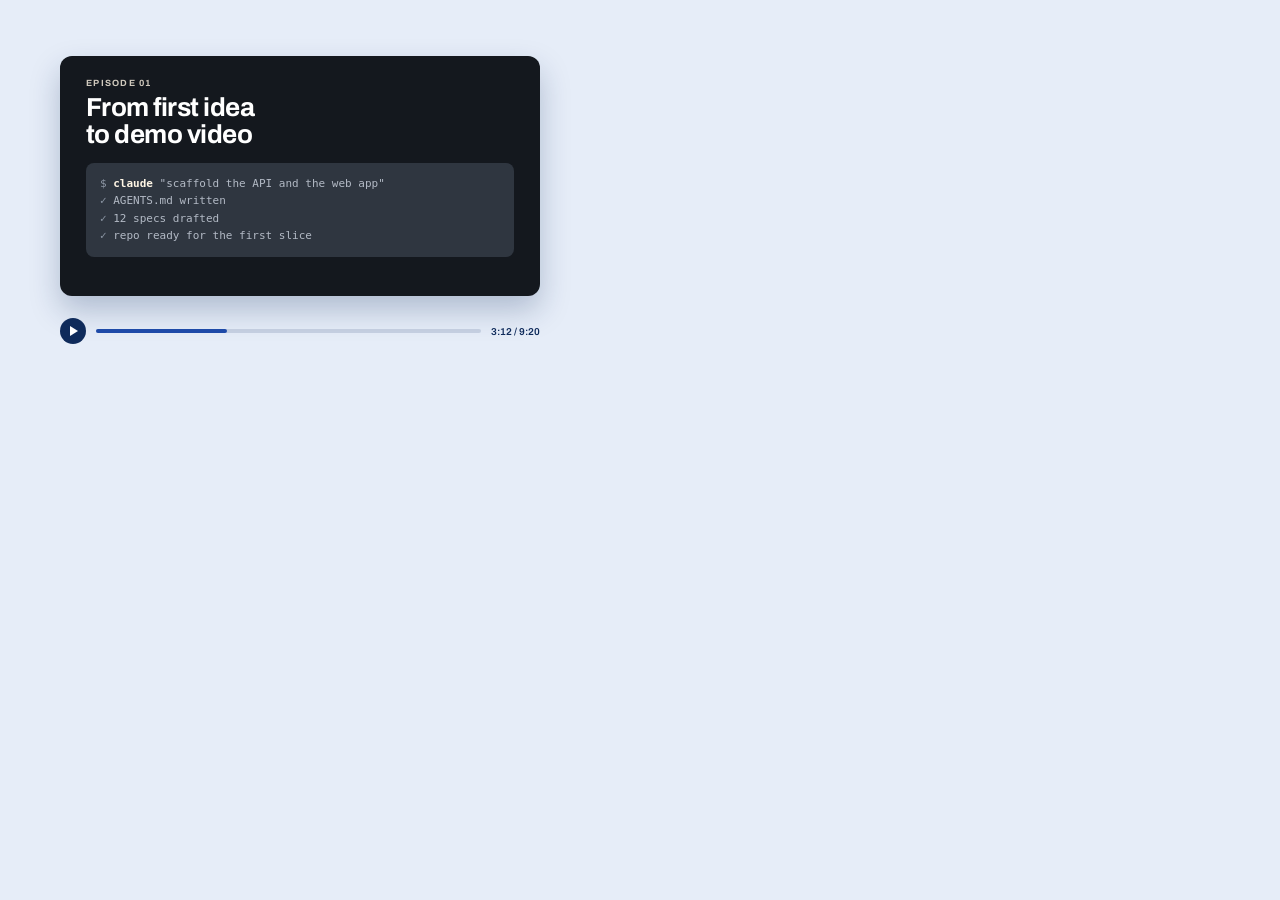
<file: docs/covers/fullstack-with-claude.html>
<!doctype html><html><head><meta charset="utf-8"><link rel="stylesheet" href="base.css">
<style>
  .slide{position:absolute;left:60px;top:56px;width:480px;height:240px;background:#14181e;border-radius:12px;box-shadow:0 14px 30px rgba(15,43,91,.25);color:#e9ecf1;padding:22px 26px;overflow:hidden}
  .ep{font-size:9px;font-weight:700;letter-spacing:.14em;text-transform:uppercase;color:#fff6e5;opacity:.8}
  h2{margin:6px 0 14px;font-size:26px;line-height:1.05;letter-spacing:-.02em;color:#fff}
  pre{margin:0;background:#2f3640;border-radius:8px;padding:12px 14px;font:11px/1.6 ui-monospace,Consolas,monospace;color:#b3bac5}
  pre b{color:#fff6e5;font-weight:600}pre u{text-decoration:none;color:#8d97a5}
  .cap{position:absolute;left:60px;right:60px;top:316px;height:30px;display:flex;align-items:center;gap:10px}
  .play{width:26px;height:26px;border-radius:50%;background:var(--ink);display:grid;place-items:center}
  .play::after{content:"";border-left:8px solid #fff;border-top:5px solid transparent;border-bottom:5px solid transparent;margin-left:2px}
  .track{flex:1;height:4px;border-radius:2px;background:var(--hair);position:relative}.track::after{content:"";position:absolute;left:0;top:0;bottom:0;width:34%;border-radius:2px;background:var(--link)}
  .t{font-size:10px;font-weight:600;font-variant-numeric:tabular-nums}
</style></head><body>
<div class="slide">
  <div class="ep">Episode 01</div>
  <h2>From first idea<br>to demo video</h2>
  <pre><u>$</u> <b>claude</b> "scaffold the API and the web app"
<u>✓</u> AGENTS.md written
<u>✓</u> 12 specs drafted
<u>✓</u> repo ready for the first slice</pre>
</div>
<div class="cap"><span class="play"></span><span class="track"></span><span class="t">3:12 / 9:20</span></div>
</body></html>
</file>
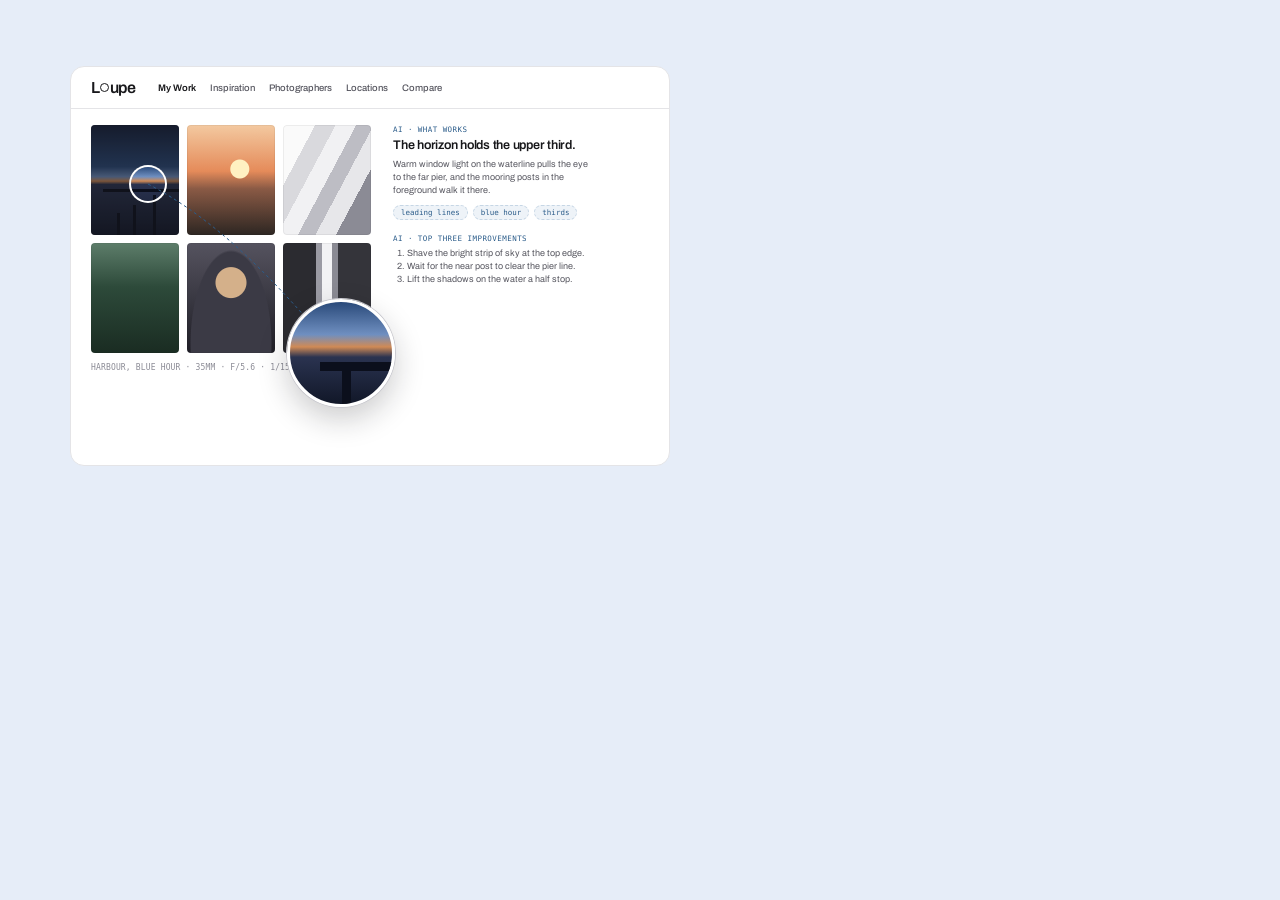
<file: docs/covers/loupe.html>
<!doctype html><html><head><meta charset="utf-8"><link rel="stylesheet" href="base.css">
<style>
  .wall{position:absolute;left:70px;top:66px;width:600px;height:400px;background:#fff;border:1px solid #e4e4e7;border-radius:14px;color:#18181b;overflow:hidden}
  .top{position:absolute;left:0;right:0;top:0;height:42px;border-bottom:1px solid #e4e4e7;display:flex;align-items:center;padding:0 20px;gap:22px}
  .wm{font-size:16px;font-weight:600;letter-spacing:-.02em;display:inline-flex;align-items:center}
  .wm i{display:inline-block;width:.56em;height:.56em;border:.11em solid currentColor;border-radius:999px;margin:0 .03em}
  .nav{display:flex;gap:14px;font-size:9.5px;color:#55555e;font-weight:500}
  .nav b{color:#18181b;font-weight:600}
  .kick{font-family:"DejaVu Sans Mono",monospace;font-size:7.5px;letter-spacing:.06em;text-transform:uppercase;color:#8b8b95}
  .grid{position:absolute;left:20px;top:58px;display:grid;grid-template-columns:repeat(3,88px);gap:8px}
  .tile{width:88px;height:110px;border-radius:4px;overflow:hidden;position:relative;background:#ececef}
  .tile::after{content:"";position:absolute;inset:0;border-radius:4px;box-shadow:inset 0 0 0 1px rgba(24,24,27,.06)}
  .p1{background:linear-gradient(180deg,#141f3a 0%,#2a4a7a 38%,#6f8fc0 47%,#d08a55 51%,#2a3350 54%,#111728 100%)}
  .p1 .pier{position:absolute;left:12px;right:0;top:58%;height:3px;background:#0b0f1c}
  .p1 .post{position:absolute;width:3px;background:#0b0f1c;bottom:0}
  .p2{background:radial-gradient(circle at 60% 40%,#fff1c2 0 9px,transparent 10px),linear-gradient(180deg,#f3c9a0 0%,#e58b5a 42%,#8a5a45 58%,#2d2622 100%)}
  .p3{background:linear-gradient(118deg,#fafafa 0 22%,#d9d9dd 22% 36%,#f1f1f3 36% 50%,#bdbdc4 50% 62%,#e7e7ea 62% 76%,#8b8b95 76%)}
  .p4{background:linear-gradient(180deg,#5d7d6a 0%,#2d4a3a 40%,#1a2c22 100%)}
  .p5{background:radial-gradient(circle at 50% 36%,#d4b08a 0 15px,transparent 16px),radial-gradient(ellipse at 50% 92%,#3b3a45 0 40px,transparent 41px),linear-gradient(#55535f,#1f1e26)}
  .p6{background:linear-gradient(90deg,#2b2b30 0 38%,#9a9aa3 38% 44%,#f2f2f4 44% 56%,#8a8a93 56% 62%,#34343a 62%)}
  .spot{position:absolute;left:40px;top:42px;width:34px;height:34px;border-radius:50%;box-shadow:0 0 0 2px #fff,0 0 0 300px rgba(24,24,27,.45)}
  .crit{position:absolute;left:322px;top:58px;width:196px}
  .crit .kick{color:#2b5c8a}
  .crit h4{margin:4px 0 5px;font-size:12.5px;font-weight:600;letter-spacing:-.02em;line-height:1.2}
  .crit p{margin:0;font-size:9px;line-height:1.45;color:#55555e}
  .tags{display:flex;gap:5px;margin:8px 0 14px}
  .tag{font-family:"DejaVu Sans Mono",monospace;font-size:7.5px;padding:2px 7px;border:1px dashed #c6d6e5;border-radius:999px;color:#2b5c8a;background:#eef3f8}
  .crit ol{margin:4px 0 0;padding-left:14px;font-size:9px;line-height:1.45;color:#55555e}
  .loupe{position:absolute;left:216px;top:232px;width:108px;height:108px;border-radius:50%;border:3px solid #fff;box-shadow:0 0 0 1px #c9c9cf,0 12px 30px rgba(24,24,27,.22);
    background:linear-gradient(180deg,#2a4a7a 0%,#6f8fc0 32%,#d08a55 44%,#2a3350 54%,#111728 100%);overflow:hidden}
  .loupe::before{content:"";position:absolute;left:30px;right:-10px;top:60px;height:9px;background:#0b0f1c}
  .loupe::after{content:"";position:absolute;left:52px;top:66px;width:9px;height:70px;background:#0b0f1c}
  .exif{position:absolute;left:20px;top:296px;font-family:"DejaVu Sans Mono",monospace;font-size:8px;color:#8b8b95;letter-spacing:.02em}
  .lead{position:absolute;left:0;top:0;width:600px;height:400px;pointer-events:none}
</style></head><body>
<div class="wall">
  <div class="top"><span class="wm">L<i></i>upe</span><span class="nav"><b>My Work</b><span>Inspiration</span><span>Photographers</span><span>Locations</span><span>Compare</span></span></div>
  <div class="grid">
    <div class="tile p1"><span class="pier"></span><span class="post" style="left:26px;height:22px"></span><span class="post" style="left:42px;height:30px"></span><span class="post" style="left:62px;height:40px"></span><span class="spot"></span></div>
    <div class="tile p2"></div>
    <div class="tile p3"></div>
    <div class="tile p4"></div>
    <div class="tile p5"></div>
    <div class="tile p6"></div>
  </div>
  <div class="exif">HARBOUR, BLUE HOUR · 35MM · F/5.6 · 1/15S · ISO 400</div>
  <div class="crit">
    <div class="kick">AI · What works</div>
    <h4>The horizon holds the upper third.</h4>
    <p>Warm window light on the waterline pulls the eye to the far pier, and the mooring posts in the foreground walk it there.</p>
    <div class="tags"><span class="tag">leading lines</span><span class="tag">blue hour</span><span class="tag">thirds</span></div>
    <div class="kick">AI · Top three improvements</div>
    <ol><li>Shave the bright strip of sky at the top edge.</li><li>Wait for the near post to clear the pier line.</li><li>Lift the shadows on the water a half stop.</li></ol>
  </div>
  <svg class="lead" viewBox="0 0 600 400"><path d="M77 117 C 140 150, 190 200, 236 252" fill="none" stroke="#2b5c8a" stroke-width="1" stroke-dasharray="3 3"/></svg>
  <div class="loupe"></div>
</div>
</body></html>
</file>
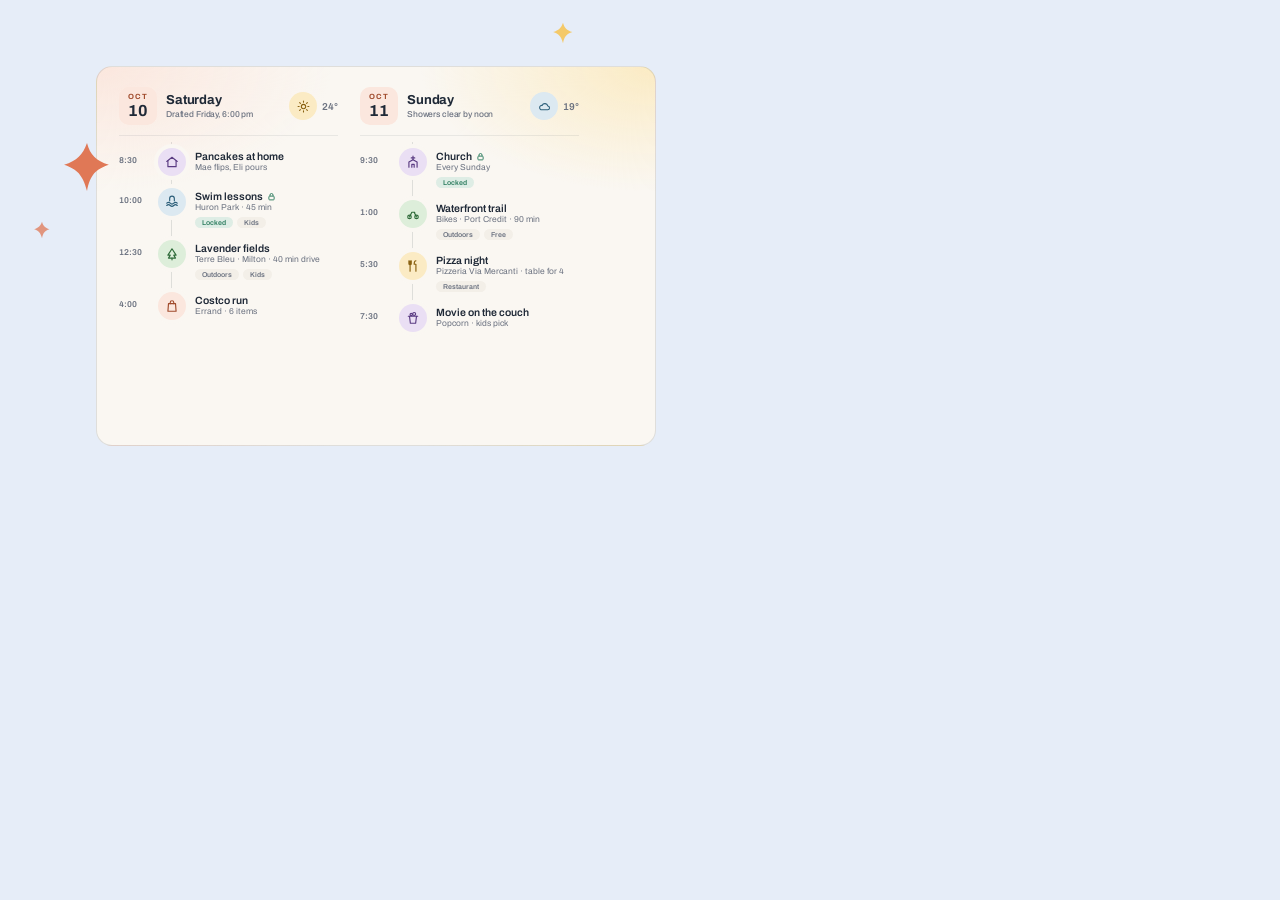
<file: docs/covers/saturdaze.html>
<!doctype html><html><head><meta charset="utf-8"><link rel="stylesheet" href="base.css">
<style>
  .app{position:absolute;left:96px;top:66px;width:560px;height:380px;color:#1f2937;background:#faf7f2;
    background-image:radial-gradient(70% 55% at 0% 0%,#fbe7de 0%,transparent 60%),radial-gradient(70% 55% at 100% 0%,#fbebc4 0%,transparent 60%);
    border:1px solid rgba(31,41,55,.12);border-radius:16px;overflow:hidden}
  .days{display:grid;grid-template-columns:1fr 1fr;gap:0 22px;padding:20px 76px 20px 22px}
  .dayhead{display:flex;align-items:center;gap:9px;padding-bottom:10px;margin-bottom:6px;border-bottom:1px solid rgba(31,41,55,.08)}
  .date{width:38px;height:38px;border-radius:10px;background:#fbe7de;color:#a04b2c;display:flex;flex-direction:column;align-items:center;justify-content:center;line-height:1;flex:0 0 auto}
  .date small{font-size:7.5px;font-weight:700;letter-spacing:.12em;text-transform:uppercase}
  .date b{font-size:16px;font-weight:700;color:#1f2937;margin-top:2px}
  .dayname{font-size:13px;font-weight:700;letter-spacing:-.01em;line-height:1.1}
  .dayname small{display:block;font-size:8.5px;font-weight:500;color:#6b7280;margin-top:3px}
  .disc{width:28px;height:28px;border-radius:50%;display:grid;place-items:center;flex:0 0 auto}
  .sun{background:#fbebc4;color:#8a6212}.sky{background:#dce9f1;color:#2c5f7a}.leaf{background:#ddeeda;color:#2f6b3a}
  .indoor{background:#eadff4;color:#5a3b82}.coral{background:#fbe7de;color:#a04b2c}
  .weather{margin-left:auto;display:flex;align-items:center;gap:5px;font-size:10px;font-weight:600;color:#6b7280}
  .row{display:grid;grid-template-columns:30px 28px 1fr;gap:0 9px;align-items:start;position:relative;padding:6px 0}
  .row::before{content:"";position:absolute;left:52px;top:0;bottom:0;width:1px;background:rgba(31,41,55,.12)}
  .row:nth-of-type(1)::before{top:50%}
  .row:last-of-type::before{bottom:50%}
  .row .t{font-size:8.5px;font-weight:600;color:#6b7280;padding-top:8px;font-variant-numeric:tabular-nums;white-space:nowrap}
  .row .disc{position:relative;z-index:1;box-shadow:0 0 0 4px #faf7f2}
  .row .txt{padding-top:3px;min-width:0}
  .title{font-size:10.5px;font-weight:600;display:flex;align-items:center;gap:4px;white-space:nowrap}
  .title svg{width:9px;height:9px;color:#2d7d5f}
  .sub{font-size:8.5px;color:#6b7280;margin-top:1px;white-space:nowrap}
  .chips{display:flex;gap:4px;margin-top:5px}
  .chip{font-size:7px;font-weight:600;padding:2px 7px;border-radius:999px;background:#f3efe8;color:#6b7280}
  .chip.lock{background:#deede5;color:#2d7d5f}
  svg.i{width:14px;height:14px;fill:none;stroke:currentColor;stroke-width:2;stroke-linecap:round;stroke-linejoin:round}
  .weather svg.i{width:13px;height:13px}
  .spark{position:absolute;color:#e07856}
</style></head><body>
<div class="app">
  <div class="days">
    <section>
      <div class="dayhead">
        <div class="date"><small>Oct</small><b>10</b></div>
        <div class="dayname">Saturday<small>Drafted Friday, 6:00 pm</small></div>
        <div class="weather"><span class="disc sun"><svg class="i" viewBox="0 0 24 24"><circle cx="12" cy="12" r="4"/><path d="M12 2v2M12 20v2M4.9 4.9l1.4 1.4M17.7 17.7l1.4 1.4M2 12h2M20 12h2M4.9 19.1l1.4-1.4M17.7 6.3l1.4-1.4"/></svg></span>24°</div>
      </div>
      <div class="row"><span class="t">8:30</span><span class="disc indoor"><svg class="i" viewBox="0 0 24 24"><path d="M3 11l9-7 9 7"/><path d="M5 10v10h14V10"/></svg></span>
        <div class="txt"><div class="title">Pancakes at home</div><div class="sub">Mae flips, Eli pours</div></div></div>
      <div class="row"><span class="t">10:00</span><span class="disc sky"><svg class="i" viewBox="0 0 24 24"><path d="M3 14c2-2 4-2 6 0s4 2 6 0 4-2 6 0M3 18c2-2 4-2 6 0s4 2 6 0 4-2 6 0M8 10V6a4 4 0 0 1 8 0v4"/></svg></span>
        <div class="txt"><div class="title">Swim lessons <svg viewBox="0 0 24 24" fill="none" stroke="currentColor" stroke-width="2.5"><rect x="5" y="11" width="14" height="10" rx="2"/><path d="M8 11V8a4 4 0 0 1 8 0v3"/></svg></div><div class="sub">Huron Park · 45 min</div>
          <div class="chips"><span class="chip lock">Locked</span><span class="chip">Kids</span></div></div></div>
      <div class="row"><span class="t">12:30</span><span class="disc leaf"><svg class="i" viewBox="0 0 24 24"><path d="M12 3 5 14h4l-3 5h12l-3-5h4z"/><path d="M12 19v3"/></svg></span>
        <div class="txt"><div class="title">Lavender fields</div><div class="sub">Terre Bleu · Milton · 40 min drive</div>
          <div class="chips"><span class="chip">Outdoors</span><span class="chip">Kids</span></div></div></div>
      <div class="row"><span class="t">4:00</span><span class="disc coral"><svg class="i" viewBox="0 0 24 24"><path d="M6 8h12l1 13H5z"/><path d="M9 8V6a3 3 0 0 1 6 0v2"/></svg></span>
        <div class="txt"><div class="title">Costco run</div><div class="sub">Errand · 6 items</div></div></div>
    </section>
    <section>
      <div class="dayhead">
        <div class="date"><small>Oct</small><b>11</b></div>
        <div class="dayname">Sunday<small>Showers clear by noon</small></div>
        <div class="weather"><span class="disc sky"><svg class="i" viewBox="0 0 24 24"><path d="M7 18a4 4 0 1 1 .6-7.96A5.5 5.5 0 0 1 18 11a3.5 3.5 0 0 1-.5 7Z"/></svg></span>19°</div>
      </div>
      <div class="row"><span class="t">9:30</span><span class="disc indoor"><svg class="i" viewBox="0 0 24 24"><path d="M12 2v6M9 5h6"/><path d="M5 21V12l7-4 7 4v9"/><path d="M10 21v-5h4v5"/></svg></span>
        <div class="txt"><div class="title">Church <svg viewBox="0 0 24 24" fill="none" stroke="currentColor" stroke-width="2.5"><rect x="5" y="11" width="14" height="10" rx="2"/><path d="M8 11V8a4 4 0 0 1 8 0v3"/></svg></div><div class="sub">Every Sunday</div>
          <div class="chips"><span class="chip lock">Locked</span></div></div></div>
      <div class="row"><span class="t">1:00</span><span class="disc leaf"><svg class="i" viewBox="0 0 24 24"><circle cx="6" cy="17" r="3"/><circle cx="18" cy="17" r="3"/><path d="M6 17l4-8h4l4 8M10 9h5"/></svg></span>
        <div class="txt"><div class="title">Waterfront trail</div><div class="sub">Bikes · Port Credit · 90 min</div>
          <div class="chips"><span class="chip">Outdoors</span><span class="chip">Free</span></div></div></div>
      <div class="row"><span class="t">5:30</span><span class="disc sun"><svg class="i" viewBox="0 0 24 24"><path d="M7 3v8M5 3v5a2 2 0 0 0 4 0V3M7 11v10M17 3c-2 0-3 3-3 6h3v12"/></svg></span>
        <div class="txt"><div class="title">Pizza night</div><div class="sub">Pizzeria Via Mercanti · table for 4</div>
          <div class="chips"><span class="chip">Restaurant</span></div></div></div>
      <div class="row"><span class="t">7:30</span><span class="disc indoor"><svg class="i" viewBox="0 0 24 24"><path d="M6 9l1.5 12h9L18 9"/><path d="M4 9h16"/><circle cx="9" cy="6" r="2"/><circle cx="14" cy="5" r="2.5"/></svg></span>
        <div class="txt"><div class="title">Movie on the couch</div><div class="sub">Popcorn · kids pick</div></div></div>
    </section>
  </div>
</div>
<svg class="spark" style="left:52px;top:132px;width:70px;height:70px" viewBox="0 0 64 64"><path d="M32 10c3 11 8 16 20 20-12 4-17 9-20 24-4-15-9-20-21-24 12-4 17-9 21-20Z" fill="currentColor"/></svg>
<svg class="spark" style="left:30px;top:218px;width:24px;height:24px;opacity:.75" viewBox="0 0 64 64"><path d="M32 10c3 11 8 16 20 20-12 4-17 9-20 24-4-15-9-20-21-24 12-4 17-9 21-20Z" fill="currentColor"/></svg>
<svg class="spark" style="left:548px;top:18px;width:30px;height:30px;color:#f4c969" viewBox="0 0 64 64"><path d="M32 10c3 11 8 16 20 20-12 4-17 9-20 24-4-15-9-20-21-24 12-4 17-9 21-20Z" fill="currentColor"/></svg>
</body></html>
</file>
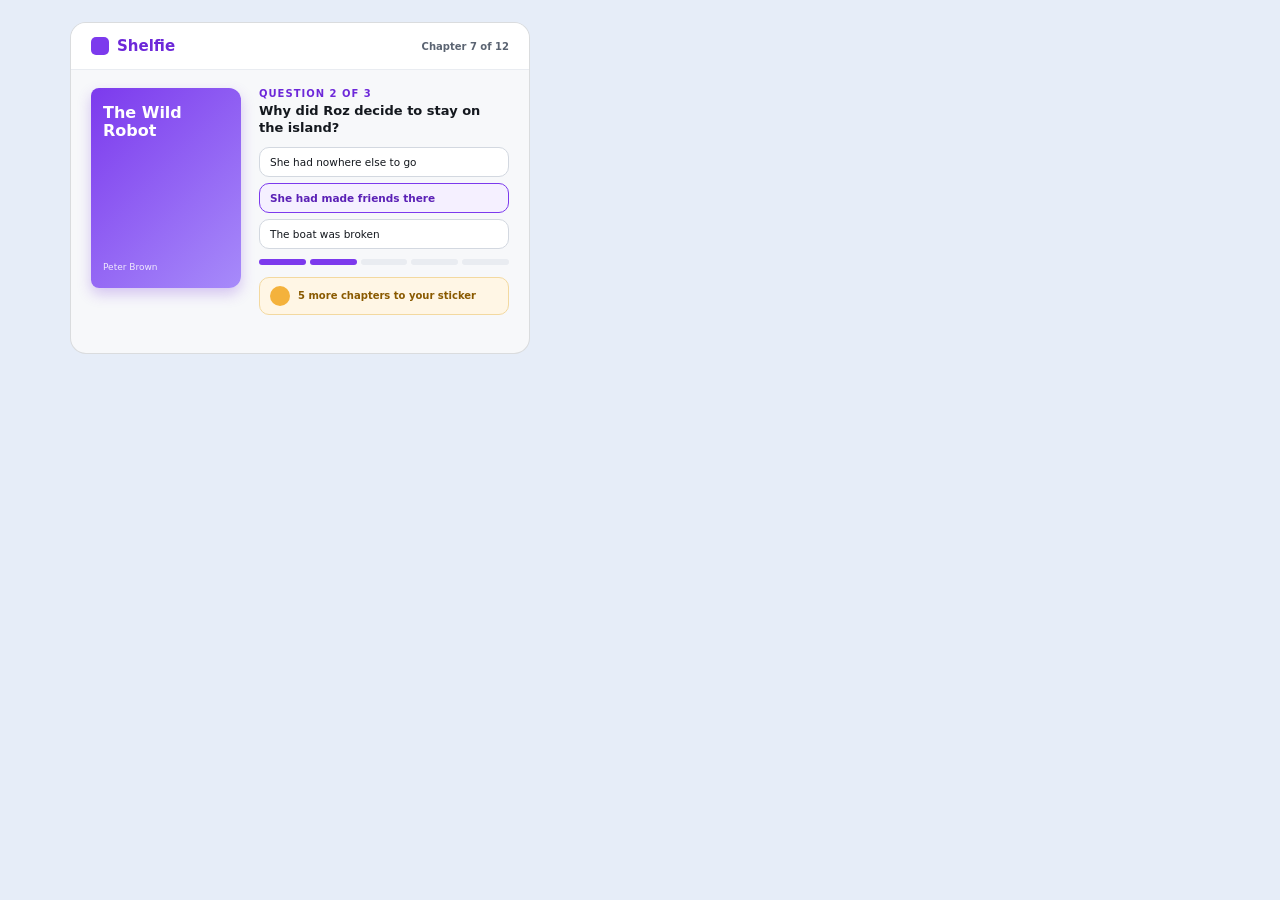
<file: docs/covers/shelfie.html>
<!doctype html><html><head><meta charset="utf-8"><link rel="stylesheet" href="base.css">
<style>
  .app{position:absolute;left:70px;top:22px;width:460px;height:332px;background:#f7f8fa;border:1px solid rgba(15,18,22,.12);border-radius:16px;overflow:hidden;color:#14181e;font-family:ui-rounded,"Nunito","Segoe UI",system-ui,sans-serif}
  .bar{display:flex;align-items:center;gap:8px;padding:14px 20px;background:#fff;border-bottom:1px solid #e9ecf1;font-weight:800;font-size:15px;color:#6d28d9}
  .bar i{width:18px;height:18px;border-radius:5px;background:#7c3aed;display:block}
  .bar span{margin-left:auto;font-size:10px;font-weight:700;color:#5b6472}
  .body{display:grid;grid-template-columns:150px 1fr;gap:18px;padding:18px 20px}
  .book{height:200px;border-radius:8px 12px 12px 8px;background:linear-gradient(135deg,#7c3aed,#a78bfa);color:#fff;padding:16px 12px;display:flex;flex-direction:column;justify-content:space-between;box-shadow:0 6px 14px rgba(109,40,217,.25)}
  .book b{font-size:16px;line-height:1.15}.book small{font-size:9px;opacity:.85}
  h4{margin:0 0 4px;font-size:10px;letter-spacing:.1em;text-transform:uppercase;color:#6d28d9}
  .q{font-size:13px;font-weight:700;line-height:1.3;margin-bottom:10px}
  .a{border:1.5px solid #d3d8e0;background:#fff;border-radius:10px;padding:8px 10px;font-size:10.5px;margin-bottom:6px}
  .a.on{border-color:#7c3aed;background:#f5f0ff;font-weight:700;color:#5b21b6}
  .prog{display:flex;gap:4px;margin:10px 0 12px}.prog s{flex:1;height:6px;border-radius:3px;background:#e9ecf1}.prog s.d{background:#7c3aed}
  .rew{display:flex;align-items:center;gap:8px;background:#fff6e5;border:1px solid #f3d9a0;border-radius:10px;padding:8px 10px;font-size:10px;font-weight:700;color:#8a5a00}
  .rew i{width:20px;height:20px;border-radius:50%;background:#f4b23c;display:block}
</style></head><body>
<div class="app">
  <div class="bar"><i></i>Shelfie<span>Chapter 7 of 12</span></div>
  <div class="body">
    <div class="book"><b>The Wild Robot</b><small>Peter Brown</small></div>
    <div>
      <h4>Question 2 of 3</h4>
      <div class="q">Why did Roz decide to stay on the island?</div>
      <div class="a">She had nowhere else to go</div>
      <div class="a on">She had made friends there</div>
      <div class="a">The boat was broken</div>
      <div class="prog"><s class="d"></s><s class="d"></s><s></s><s></s><s></s></div>
      <div class="rew"><i></i>5 more chapters to your sticker</div>
    </div>
  </div>
</div>
</body></html>
</file>
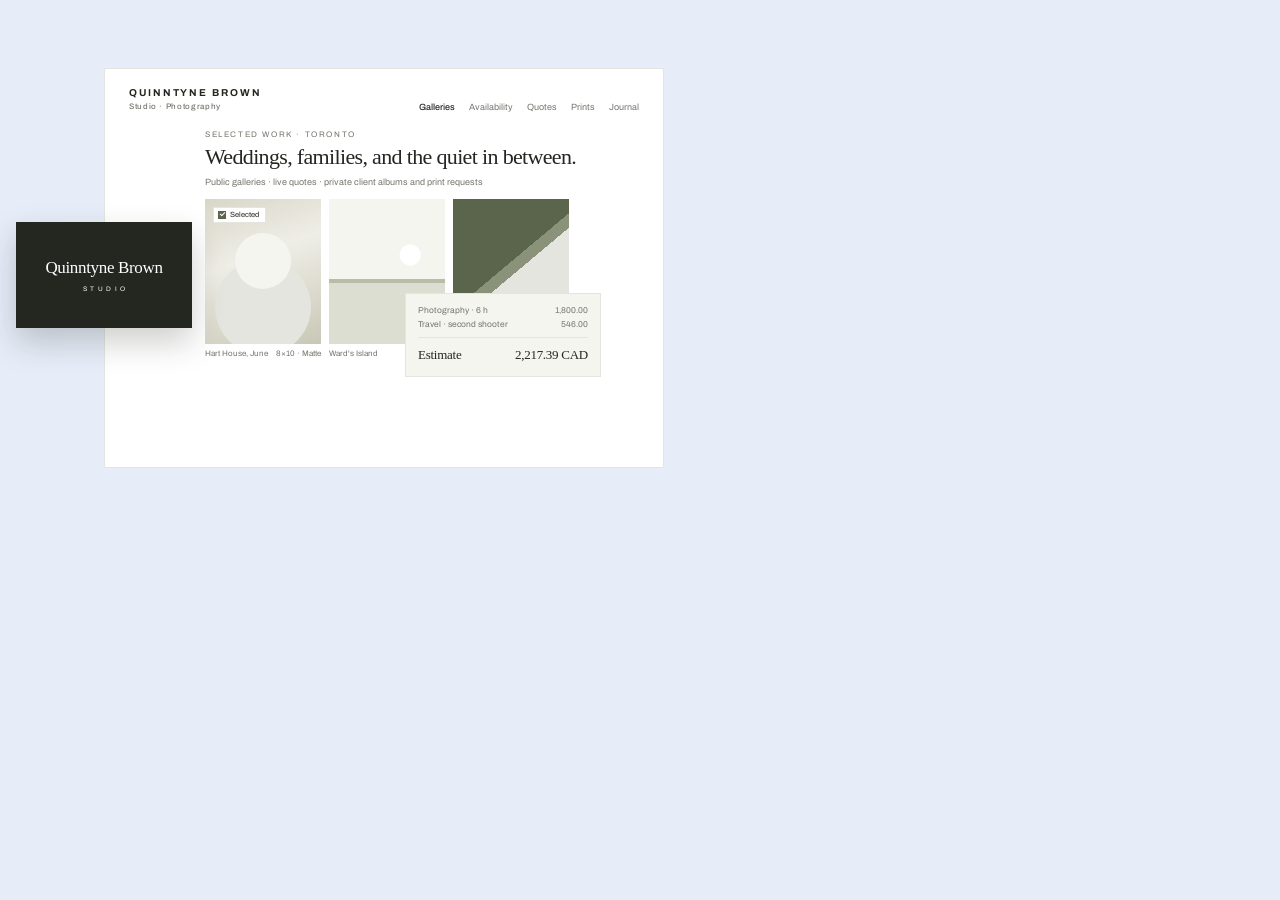
<file: docs/covers/studio.html>
<!doctype html><html><head><meta charset="utf-8"><link rel="stylesheet" href="base.css">
<style>
  .page{position:absolute;left:104px;top:68px;width:560px;height:400px;background:#fff;border:1px solid #e4e5de;border-radius:2px;color:#242620;overflow:hidden}
  .top{display:flex;align-items:flex-end;justify-content:space-between;padding:18px 24px 0}
  .wm{font-size:10px;font-weight:700;letter-spacing:.19em;text-transform:uppercase;line-height:1.2}
  .wm span{display:block;font-size:8px;font-weight:500;letter-spacing:.08em;text-transform:none;color:#74766e;margin-top:3px}
  .nav{display:flex;gap:14px;font-size:9px;color:#74766e}
  .nav b{color:#242620;font-weight:500}
  .eyebrow{margin:18px 24px 0 100px;font-size:8px;letter-spacing:.2em;text-transform:uppercase;color:#74766e}
  h1{margin:6px 24px 0 100px;font-family:"Liberation Serif",Georgia,serif;font-weight:400;font-size:22px;letter-spacing:-.03em;line-height:1.1;max-width:380px}
  .meta{margin:8px 24px 0 100px;font-size:9px;color:#74766e}
  .grid{display:grid;grid-template-columns:repeat(3,116px);gap:8px;margin:12px 24px 0 100px}
  figure{margin:0;position:relative}
  .ph{width:116px;height:145px;background:linear-gradient(140deg,#e4e5de,#f5f5f0 45%,#e4e5de);position:relative;overflow:hidden}
  .ph.a{background:linear-gradient(160deg,#d8d6c8 0%,#efeee6 40%,#c9c7b6 100%)}
  .ph.a::after{content:"";position:absolute;left:30px;top:34px;width:56px;height:56px;border-radius:50%;background:#f5f5f0;box-shadow:0 46px 0 20px #e4e5de}
  .ph.b{background:linear-gradient(180deg,#f5f5f0 0 55%,#b9bca9 55% 58%,#dcded2 58%)}
  .ph.b::after{content:"";position:absolute;left:0;right:0;top:0;height:55%;background:radial-gradient(circle at 70% 70%,#fff 0 10px,transparent 11px)}
  .ph.c{background:linear-gradient(140deg,#5b654c 0 46%,#8a9279 46% 52%,#e4e5de 52%)}
  figcaption{display:flex;justify-content:space-between;margin-top:5px;font-size:8px;color:#74766e}
  .sel{position:absolute;left:8px;top:8px;height:16px;padding:0 6px 0 4px;display:flex;align-items:center;gap:4px;background:#fff;border:1px solid #e4e5de;font-size:7.5px;color:#242620}
  .sel i{width:8px;height:8px;border:1px solid #5b654c;background:#5b654c;display:grid;place-items:center}
  .sel i::after{content:"";width:3px;height:5px;border:solid #fff;border-width:0 1.4px 1.4px 0;transform:translateY(-1px) rotate(45deg)}
  .card{position:absolute;left:16px;top:222px;width:176px;height:106px;background:#242620;color:#fff;display:flex;flex-direction:column;align-items:center;justify-content:center;box-shadow:0 14px 30px rgba(36,38,32,.22)}
  .card b{font-family:"Liberation Serif",Georgia,serif;font-weight:400;font-size:17px;letter-spacing:-.02em}
  .card small{font-size:6.5px;letter-spacing:.52em;text-transform:uppercase;margin-top:7px;padding-left:.52em}
  .back{position:absolute;left:34px;top:222px;width:176px;height:106px;background:#fff;border:1px solid #e4e5de;display:flex;flex-direction:column;align-items:center;justify-content:center;gap:9px;z-index:-1}
  .back i{display:block;width:26px;height:1.5px;background:#5b654c}
  .back span{font-size:8.5px;color:#242620}
  .quote{position:absolute;left:300px;top:224px;width:196px;background:#f5f5f0;border:1px solid #e4e5de;padding:10px 12px;font-size:8.5px;color:#74766e}
  .quote div{display:flex;justify-content:space-between;line-height:1.7}
  .quote .tot{margin-top:4px;padding-top:6px;border-top:1px solid #e4e5de;color:#242620;font-family:"Liberation Serif",Georgia,serif;font-size:13px;letter-spacing:-.02em}
</style></head><body>
<div class="page">
  <div class="top"><div class="wm">Quinntyne Brown<span>Studio · Photography</span></div><div class="nav"><b>Galleries</b><span>Availability</span><span>Quotes</span><span>Prints</span><span>Journal</span></div></div>
  <div class="eyebrow">Selected work · Toronto</div>
  <h1>Weddings, families, and the quiet in between.</h1>
  <div class="meta">Public galleries · live quotes · private client albums and print requests</div>
  <div class="grid">
    <figure><div class="ph a"></div><span class="sel"><i></i>Selected</span><figcaption><span>Hart House, June</span><span>8×10 · Matte</span></figcaption></figure>
    <figure><div class="ph b"></div><figcaption><span>Ward's Island</span><span>4:5</span></figcaption></figure>
    <figure><div class="ph c"></div><figcaption><span>Family, High Park</span><span>4:5</span></figcaption></figure>
  </div>
  <div class="quote"><div><span>Photography · 6 h</span><span>1,800.00</span></div><div><span>Travel · second shooter</span><span>546.00</span></div><div class="tot"><span>Estimate</span><span>2,217.39 CAD</span></div></div>
</div>
<div class="card"><b>Quinntyne Brown</b><small>Studio</small></div>
</body></html>
</file>
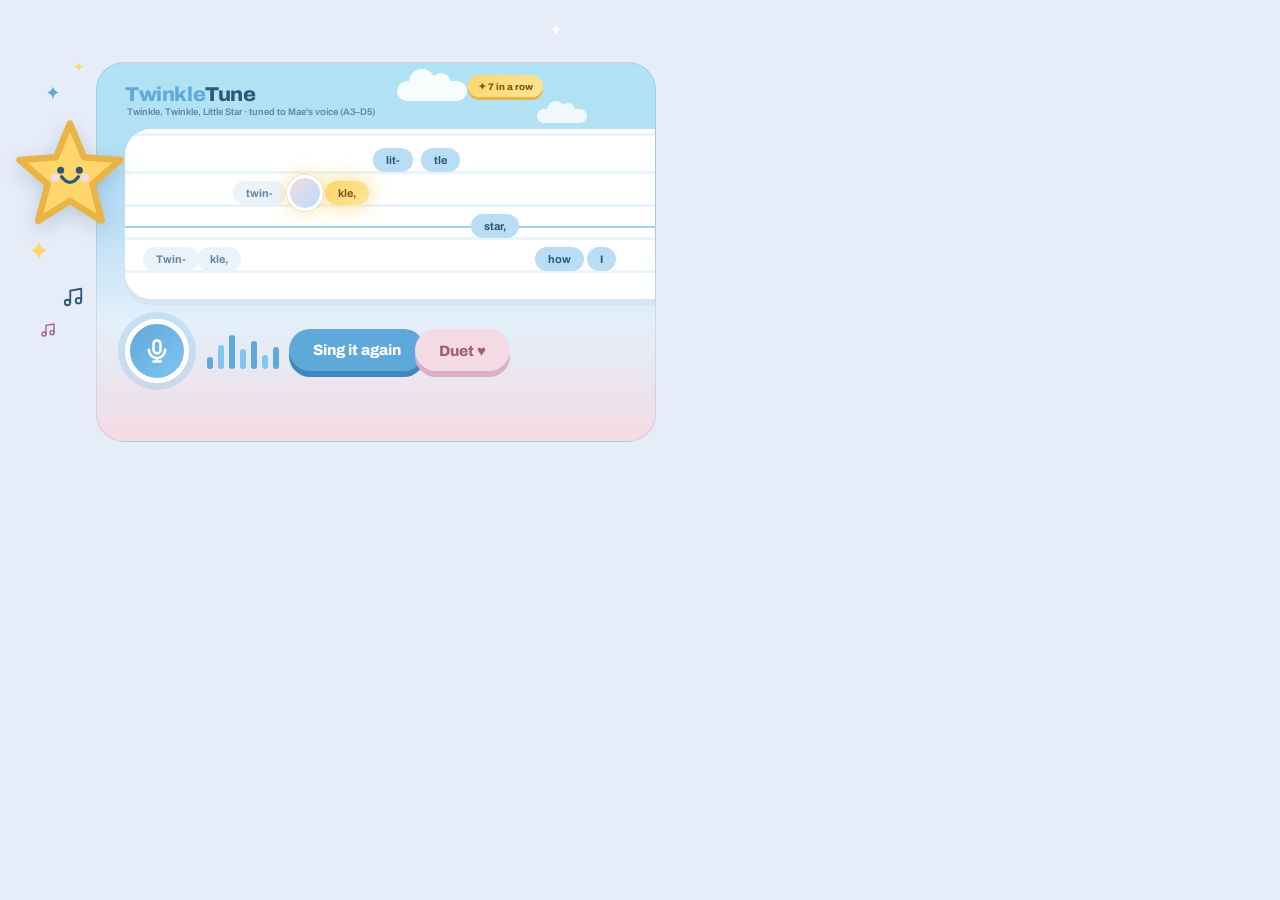
<file: docs/covers/twinkletune.html>
<!doctype html><html><head><meta charset="utf-8"><link rel="stylesheet" href="base.css">
<style>
  .sky{position:absolute;left:96px;top:62px;width:560px;height:380px;border-radius:28px;color:#2B5876;overflow:hidden;
    background:linear-gradient(180deg,#AFE3F4 0%,#B9DDF5 40%,#E2F0FA 68%,#F4DBE3 100%);border:1px solid rgba(43,88,118,.14)}
  .cloud{position:absolute;background:#fff;border-radius:999px;opacity:.9}
  .cloud::before,.cloud::after{content:"";position:absolute;background:#fff;border-radius:50%}
  .c1{left:300px;top:18px;width:70px;height:20px}.c1::before{left:12px;top:-12px;width:26px;height:26px}.c1::after{left:34px;top:-8px;width:20px;height:20px}
  .c2{left:440px;top:46px;width:50px;height:14px;opacity:.8}.c2::before{left:10px;top:-8px;width:18px;height:18px}.c2::after{left:24px;top:-6px;width:14px;height:14px}
  .brand{position:absolute;left:28px;top:20px;font-size:20px;font-weight:800;letter-spacing:-.02em;font-stretch:105%}
  .brand .tw{color:#5EA8DA}
  .song{position:absolute;left:30px;top:44px;font-size:9.5px;font-weight:600;color:#5E87A6}
  .panel{position:absolute;left:28px;top:66px;width:560px;height:170px;background:#fff;border-radius:26px;box-shadow:0 6px 0 #d4e6f2;overflow:hidden;
    background-image:repeating-linear-gradient(180deg,transparent 0 30px,#EAF4FC 30px 33px);background-position:0 12px}
  .note{position:absolute;height:24px;padding:0 13px;border-radius:999px;background:#B9DDF5;color:#2B5876;font-size:11px;font-weight:700;display:flex;align-items:center;white-space:nowrap}
  .note.hit{background:linear-gradient(135deg,#FFD66B,#FFE49A);color:#7A5A14;box-shadow:0 0 22px rgba(255,214,107,.85)}
  .note.done{background:#EAF3FA;color:#5E87A6}
  .singer{position:absolute;width:36px;height:36px;border-radius:50%;border:3px solid #fff;background:linear-gradient(135deg,#F4DBE3,#B9DDF5);box-shadow:0 0 0 1px rgba(43,88,118,.12),0 0 18px rgba(255,214,107,.7)}
  .pitch{position:absolute;left:0;right:0;height:2px;background:#5EA8DA;opacity:.55}
  .streak{position:absolute;right:112px;top:12px;height:22px;padding:0 10px;border-radius:999px;background:linear-gradient(135deg,#FFD66B,#FFE49A);color:#7A5A14;font-size:9.5px;font-weight:800;display:flex;align-items:center;gap:4px;box-shadow:0 3px 0 #E8B445}
  .mic{position:absolute;left:28px;top:256px;width:64px;height:64px;border-radius:50%;border:5px solid #fff;background:linear-gradient(135deg,#5EA8DA,#83C5F1);display:grid;place-items:center;box-shadow:0 0 0 7px rgba(94,168,218,.22)}
  .mic svg{width:28px;height:28px;fill:none;stroke:#fff;stroke-width:2.2;stroke-linecap:round;stroke-linejoin:round}
  .eq{position:absolute;left:110px;top:272px;display:flex;align-items:flex-end;gap:5px;height:34px}
  .eq i{display:block;width:6px;border-radius:999px;background:#5EA8DA}.eq i:nth-child(even){background:#83C5F1}
  .btn{position:absolute;left:192px;top:266px;height:42px;padding:0 24px;border-radius:999px;background:#5EA8DA;color:#fff;font-size:15px;font-weight:800;display:flex;align-items:center;gap:8px;box-shadow:0 6px 0 #3F88BC}
  .btn.pink{left:318px;background:#F4DBE3;color:#A05F83;box-shadow:0 6px 0 #DDAEC6}
  .mascot{position:absolute;left:14px;top:118px;width:112px;height:112px;filter:drop-shadow(0 6px 10px rgba(43,88,118,.22))}
  .sp{position:absolute}
  .noteglyph{position:absolute;fill:none;stroke:#2B5876;stroke-width:2;stroke-linecap:round;stroke-linejoin:round}
</style></head><body>
<div class="sky">
  <div class="cloud c1"></div><div class="cloud c2"></div>
  <div class="brand"><span class="tw">Twinkle</span>Tune</div>
  <div class="song">Twinkle, Twinkle, Little Star · tuned to Mae's voice (A3–D5)</div>
  <div class="streak">✦ 7 in a row</div>
  <div class="panel">
    <div class="pitch" style="top:97px"></div>
    <div class="note done" style="left:18px;top:118px">Twin-</div>
    <div class="note done" style="left:72px;top:118px">kle,</div>
    <div class="note done" style="left:108px;top:52px">twin-</div>
    <div class="note hit" style="left:200px;top:52px">kle,</div>
    <div class="note" style="left:248px;top:19px">lit-</div>
    <div class="note" style="left:296px;top:19px">tle</div>
    <div class="note" style="left:346px;top:85px">star,</div>
    <div class="note" style="left:410px;top:118px">how</div>
    <div class="note" style="left:462px;top:118px">I</div>
    <div class="singer" style="left:162px;top:46px"></div>
  </div>
  <div class="mic"><svg viewBox="0 0 24 24"><rect x="9" y="3" width="6" height="11" rx="3"/><path d="M5 11a7 7 0 0 0 14 0M12 18v3M9 21h6"/></svg></div>
  <div class="eq"><i style="height:12px"></i><i style="height:24px"></i><i style="height:34px"></i><i style="height:20px"></i><i style="height:28px"></i><i style="height:14px"></i><i style="height:22px"></i></div>
  <div class="btn">Sing it again</div>
  <div class="btn pink">Duet ♥</div>
</div>
<svg class="mascot" viewBox="0 0 120 120">
  <path d="M60 6 L75 42 L114 45 L84 71 L94 110 L60 89 L26 110 L36 71 L6 45 L45 42 Z" fill="#FFD66B" stroke="#E8B445" stroke-width="7" stroke-linejoin="round"/>
  <circle cx="50" cy="56" r="3.8" fill="#2B5876"/><circle cx="70" cy="56" r="3.8" fill="#2B5876"/>
  <circle cx="44" cy="64" r="4.6" fill="#F4DBE3"/><circle cx="76" cy="64" r="4.6" fill="#F4DBE3"/>
  <path d="M51 63 Q60 75 69 63" fill="none" stroke="#2B5876" stroke-width="3.4" stroke-linecap="round"/>
</svg>
<svg class="sp" style="left:44px;top:84px;width:18px;height:18px" viewBox="0 0 64 64"><path d="M32 10c3 11 8 16 20 20-12 4-17 9-20 24-4-15-9-20-21-24 12-4 17-9 21-20Z" fill="#5EA8DA"/></svg>
<svg class="sp" style="left:72px;top:60px;width:14px;height:14px" viewBox="0 0 64 64"><path d="M32 10c3 11 8 16 20 20-12 4-17 9-20 24-4-15-9-20-21-24 12-4 17-9 21-20Z" fill="#FFD66B"/></svg>
<svg class="sp" style="left:26px;top:238px;width:26px;height:26px" viewBox="0 0 64 64"><path d="M32 10c3 11 8 16 20 20-12 4-17 9-20 24-4-15-9-20-21-24 12-4 17-9 21-20Z" fill="#FFD66B"/></svg>
<svg class="sp" style="left:548px;top:22px;width:16px;height:16px" viewBox="0 0 64 64"><path d="M32 10c3 11 8 16 20 20-12 4-17 9-20 24-4-15-9-20-21-24 12-4 17-9 21-20Z" fill="#fff"/></svg>
<svg class="noteglyph" style="left:62px;top:286px;width:22px;height:22px" viewBox="0 0 24 24"><path d="M9 18V5l12-2v13"/><circle cx="6" cy="18" r="3"/><circle cx="18" cy="16" r="3"/></svg>
<svg class="noteglyph" style="left:40px;top:322px;width:16px;height:16px;stroke:#A05F83" viewBox="0 0 24 24"><path d="M9 18V5l12-2v13"/><circle cx="6" cy="18" r="3"/><circle cx="18" cy="16" r="3"/></svg>
</body></html>
</file>
<file: docs/covers/base.css>
/* Shared frame for the project cover sources. Each cover is a 600x375 page
   rendered at 2x by render.mjs; the frame uses the site's own tokens. */
@import url("https://fonts.googleapis.com/css2?family=Archivo:ital,wdth,wght@0,62..125,100..900;1,62..125,100..900&display=swap");
:root {
  --ink: #0f2b5b;
  --link: #1e4aa8;
  --accent: #9cc0ff;
  --tint: #e6edf8;
  --paper: #ffffff;
  --hair: rgba(15, 43, 91, 0.14);
}
*, *::before, *::after { box-sizing: border-box; }
html, body { margin: 0; }
body {
  width: 600px;
  height: 375px;
  overflow: hidden;
  position: relative;
  color: var(--ink);
  background: var(--tint);
  font-family: Archivo, sans-serif;
  -webkit-font-smoothing: antialiased;
}
.stage { position: absolute; inset: 0; }
</file>
